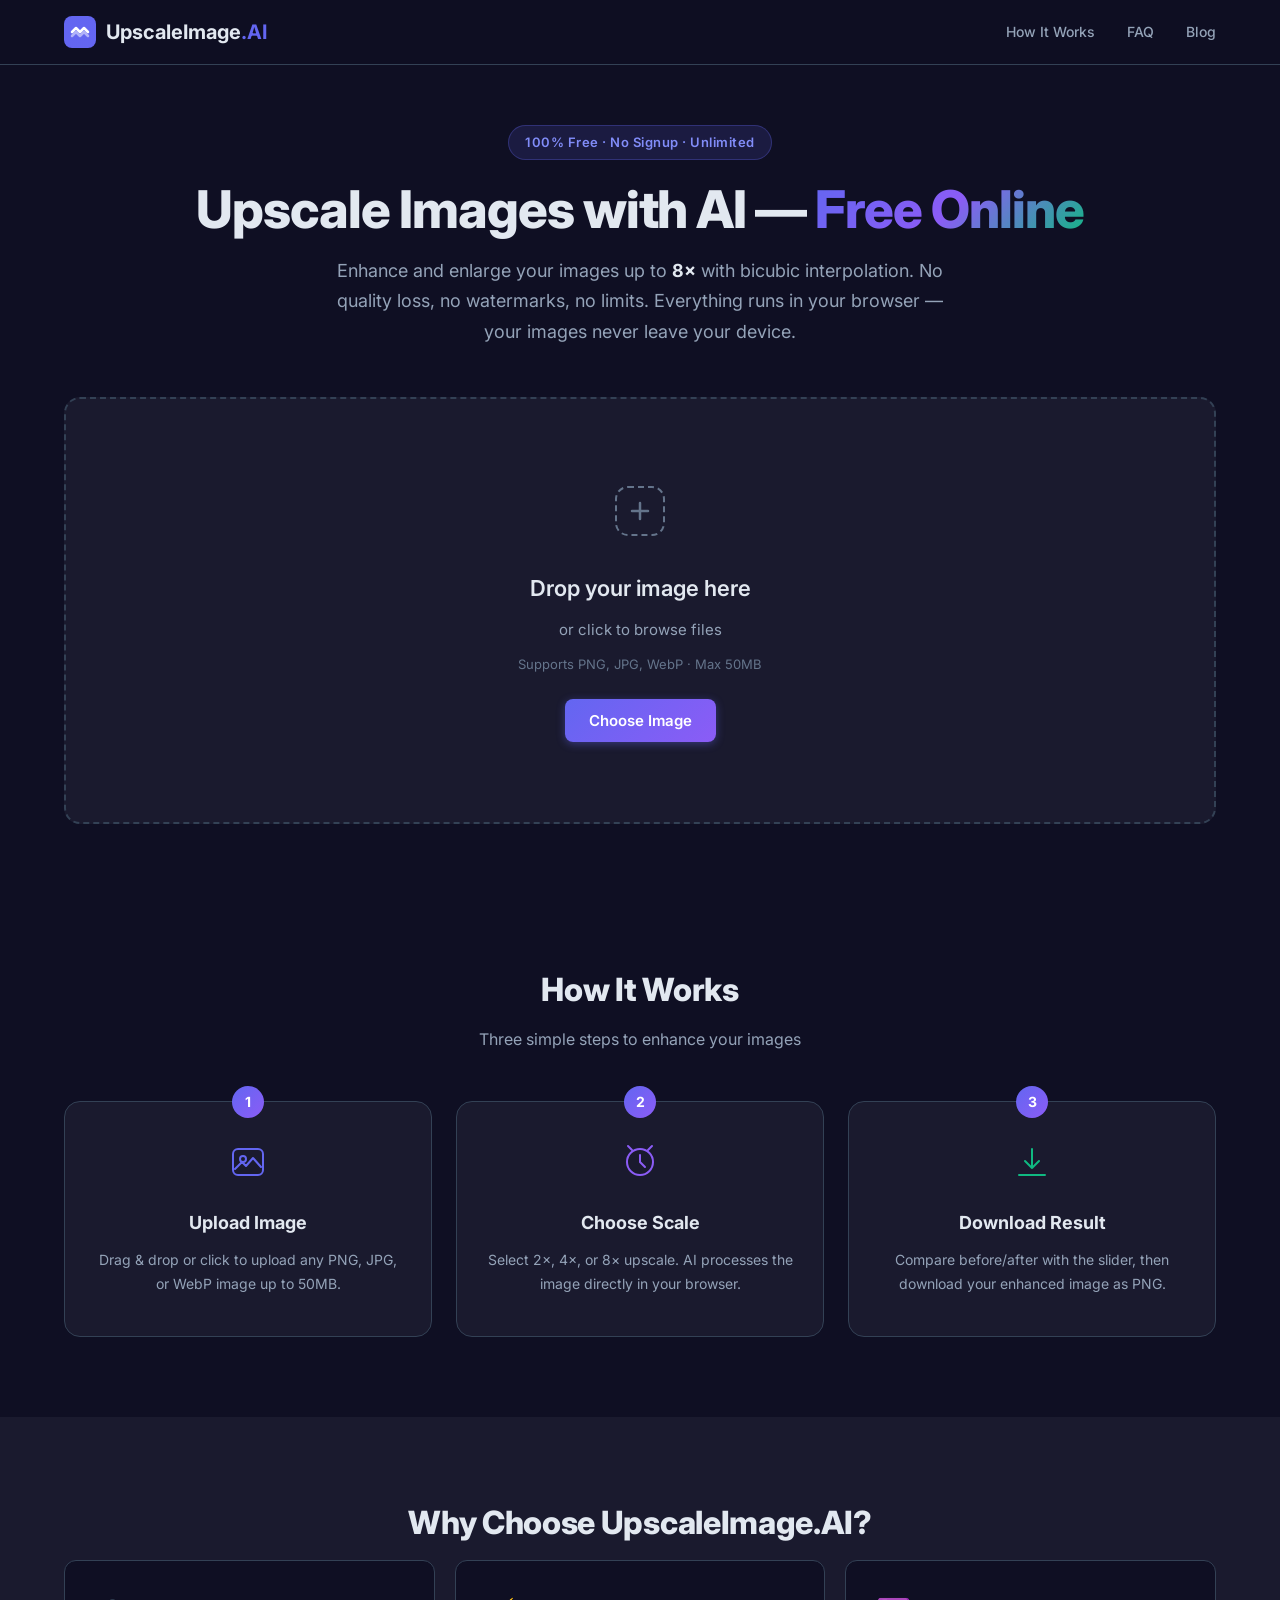
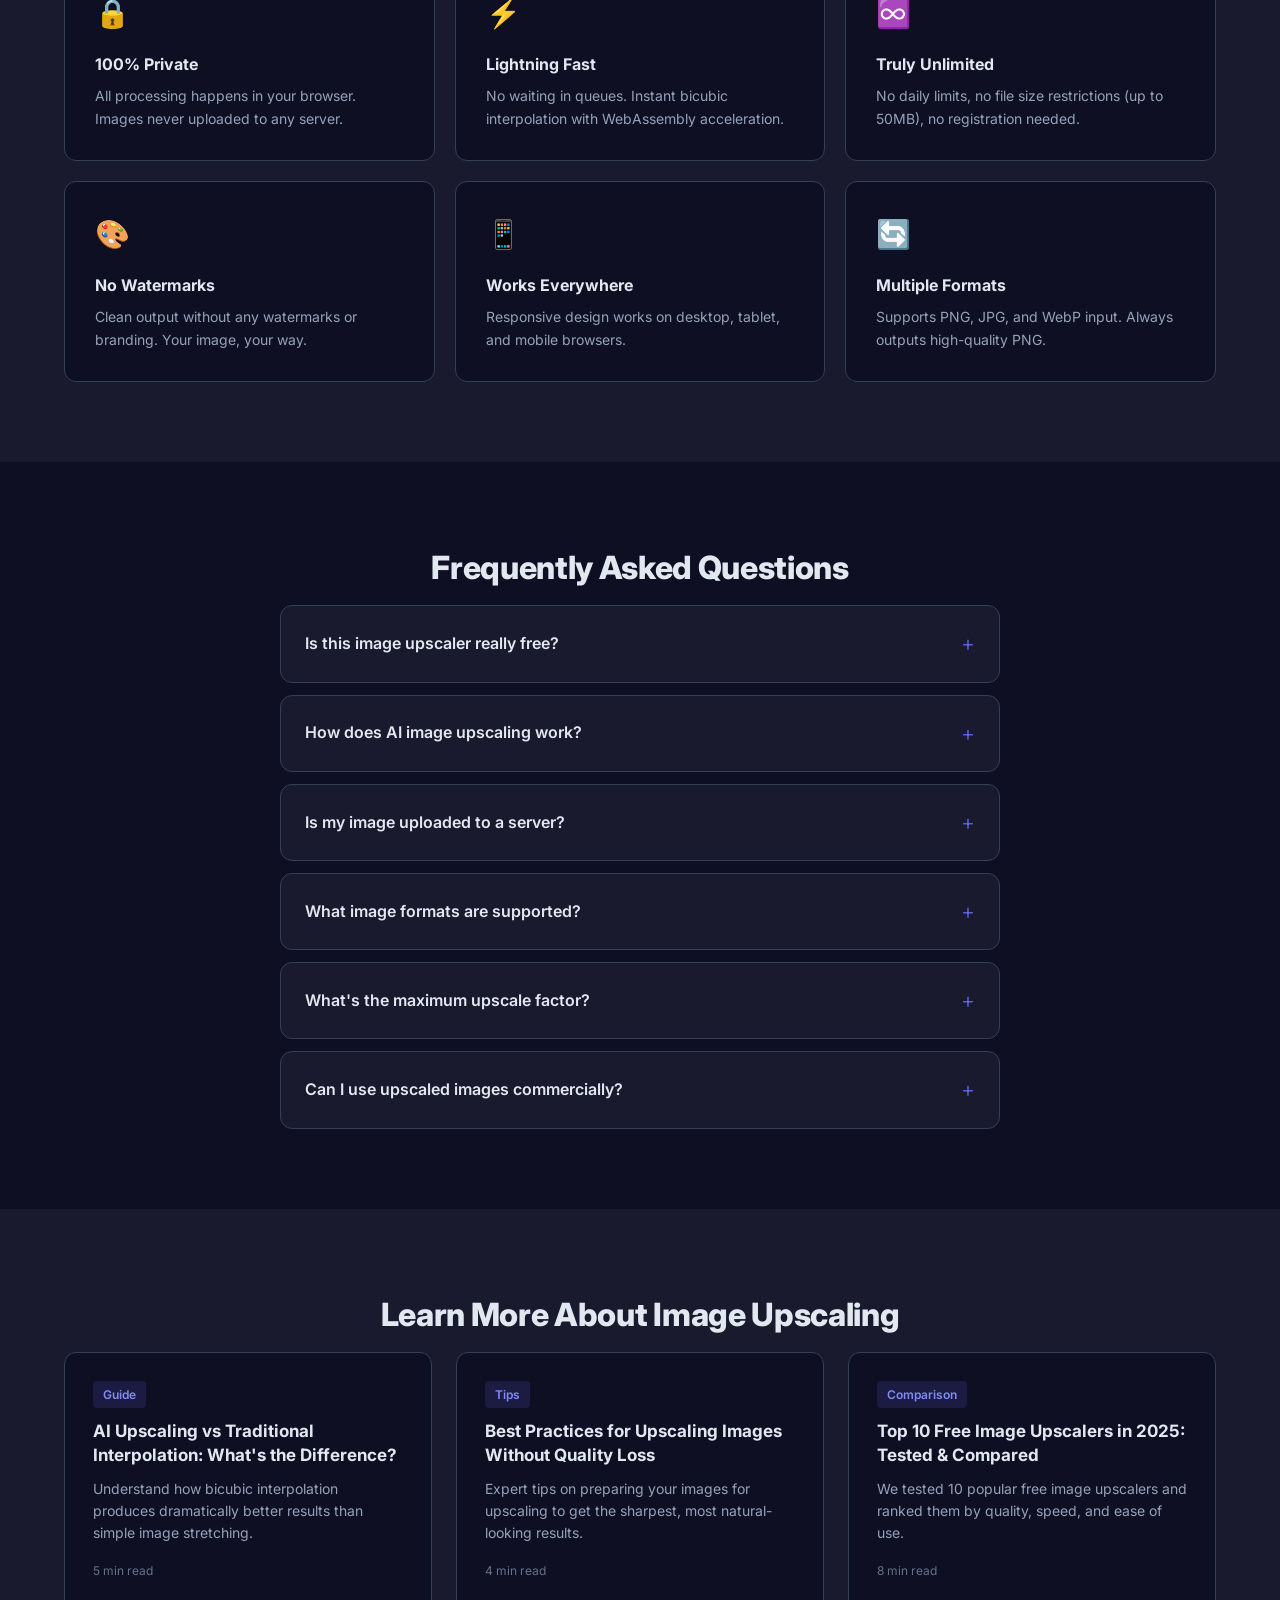
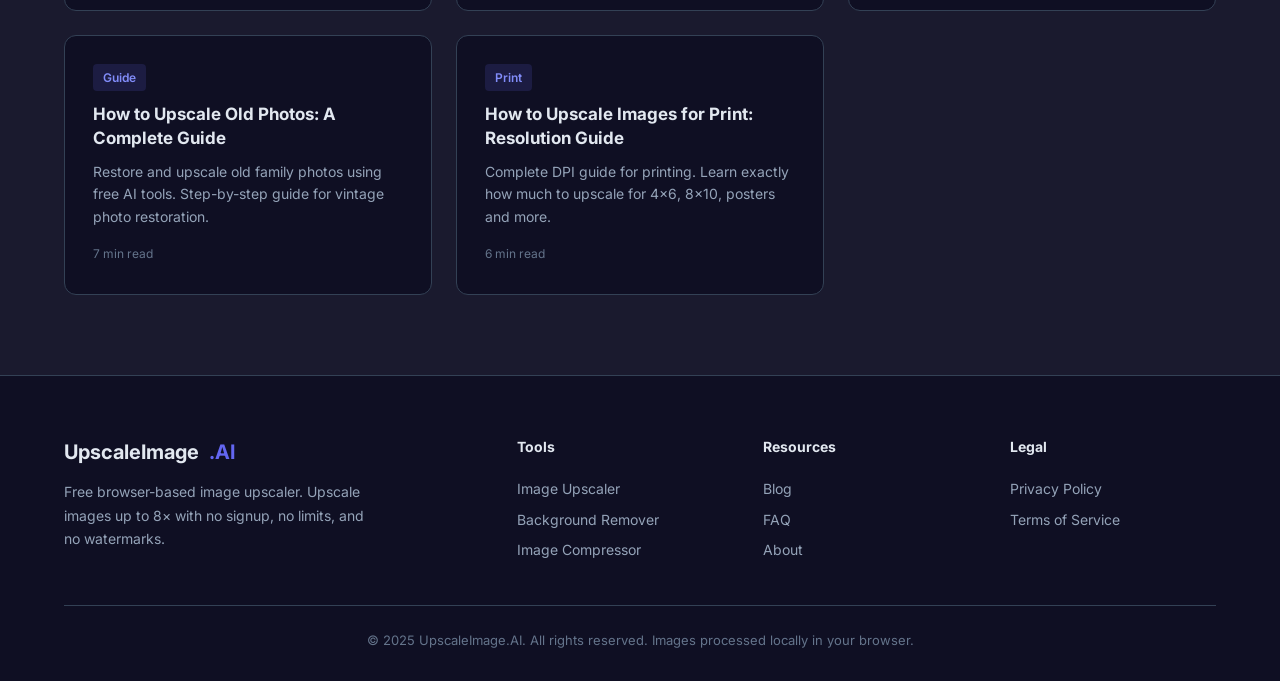
<file: index.html>
<!DOCTYPE html>
<html lang="en">
<head>
    <meta charset="UTF-8">
    <meta name="google-site-verification" content="jXR1_gKrdoCnbr19agA2q-d7QUDYHL_ct-81kZ8wDAI">
    <meta name="viewport" content="width=device-width, initial-scale=1.0">
    <title>UpscaleImage.AI — Free Image Upscaler Online | No Signup, Unlimited</title>
    <meta name="description" content="Upscale images up to 8x with advanced bicubic interpolation. 100% free, no signup required, unlimited use. Works in your browser — no upload to servers.">
    <meta name="keywords" content="image upscaler, image upscaler free, upscale image online, image enhancer, photo upscaler, free image upscaler no signup, ai image enhancer free">
    <meta name="robots" content="index, follow">
    <meta name="author" content="UpscaleImage.AI">
    <link rel="canonical" href="https://upscaleimage.xyz/">
    
    <!-- Open Graph -->
    <meta property="og:title" content="UpscaleImage.AI — Free Image Upscaler Online">
    <meta property="og:description" content="Upscale images up to 8x with AI. 100% free, no signup, unlimited use.">
    <meta property="og:type" content="website">
    <meta property="og:url" content="https://upscaleimage.xyz/">
    <meta property="og:image" content="https://upscaleimage.xyz/assets/og-image.png">
    
    <!-- Twitter -->
    <meta name="twitter:card" content="summary_large_image">
    <meta name="twitter:title" content="UpscaleImage.AI — Free Image Upscaler">
    <meta name="twitter:description" content="Upscale images up to 8x. Free, no signup, unlimited.">
    
    <!-- Structured Data -->
    <script type="application/ld+json">
    {
        "@context": "https://schema.org",
        "@type": "WebApplication",
        "name": "UpscaleImage.AI",
        "url": "https://upscaleimage.xyz/",
        "description": "Free browser-based image upscaler. Upscale images up to 8x without signup or limits.",
        "applicationCategory": "MultimediaApplication",
        "operatingSystem": "Web Browser",
        "offers": {
            "@type": "Offer",
            "price": "0",
            "priceCurrency": "USD"
        },
        "featureList": [
            "Browser-based image upscaling",
            "Up to 8x resolution increase",
            "No signup required",
            "Unlimited free use",
            "Client-side processing — no upload to servers",
            "Supports PNG, JPG, WebP"
        ]
    }
    </script>
    <script type="application/ld+json">
    {
        "@context": "https://schema.org",
        "@type": "FAQPage",
        "mainEntity": [
            {
                "@type": "Question",
                "name": "Is this image upscaler really free?",
                "acceptedAnswer": {
                    "@type": "Answer",
                    "text": "Yes, UpscaleImage.AI is 100% free with no signup, no watermarks, and no usage limits. All processing happens in your browser."
                }
            },
            {
                "@type": "Question",
                "name": "How does AI image upscaling work?",
                "acceptedAnswer": {
                    "@type": "Answer",
                    "text": "AI image upscaling uses deep learning algorithms to intelligently add detail when enlarging images, producing sharper results than traditional interpolation methods."
                }
            },
            {
                "@type": "Question",
                "name": "Is my image uploaded to a server?",
                "acceptedAnswer": {
                    "@type": "Answer",
                    "text": "No. All image processing happens locally in your browser using JavaScript. Your images never leave your device, ensuring complete privacy."
                }
            },
            {
                "@type": "Question",
                "name": "What image formats are supported?",
                "acceptedAnswer": {
                    "@type": "Answer",
                    "text": "We support PNG, JPG/JPEG, and WebP input formats. Output is always PNG for maximum quality."
                }
            }
        ]
    }
    </script>
    
    <!-- Preconnect -->
    <link rel="preconnect" href="https://fonts.googleapis.com">
    <link rel="preconnect" href="https://fonts.gstatic.com" crossorigin>
    <link href="https://fonts.googleapis.com/css2?family=Inter:wght@400;500;600;700;800&display=swap" rel="stylesheet">
    
    <!-- Favicon -->
    <link rel="icon" type="image/svg+xml" href="/assets/icons/favicon.svg">
    <link rel="apple-touch-icon" href="/assets/icons/apple-touch-icon.png">
    <link rel="manifest" href="/manifest.json">
    
    <!-- Google tag (gtag.js) - GA4 -->
    <script async src="https://www.googletagmanager.com/gtag/js?id=G-M3BFEZ2ZNS"></script>
    <script>
      window.dataLayer = window.dataLayer || [];
      function gtag(){dataLayer.push(arguments);}
      gtag('js', new Date());
      gtag('config', 'G-M3BFEZ2ZNS');
    </script>

    <!-- Styles -->
    <link rel="stylesheet" href="/assets/css/style.css">
</head>
<body>
    <!-- Header -->
    <header class="header">
        <nav class="nav container">
            <a href="/" class="logo">
                <svg class="logo-icon" width="32" height="32" viewBox="0 0 32 32" fill="none">
                    <rect width="32" height="32" rx="8" fill="url(#logo-grad)"/>
                    <path d="M8 16L12 12L16 16L20 12L24 16" stroke="white" stroke-width="2.5" stroke-linecap="round" stroke-linejoin="round"/>
                    <path d="M8 20L12 16L16 20L20 16L24 20" stroke="white" stroke-width="2.5" stroke-linecap="round" stroke-linejoin="round" opacity="0.5"/>
                    <defs>
                        <linearGradient id="logo-grad" x1="0" y1="0" x2="32" y2="32">
                            <stop stop-color="#6366f1"/>
                            <stop offset="1" stop-color="#8b5cf6"/>
                        </linearGradient>
                    </defs>
                </svg>
                <span>UpscaleImage<span class="logo-dot">.AI</span></span>
            </a>
            <div class="nav-links">
                <a href="#how-it-works">How It Works</a>
                <a href="#faq">FAQ</a>
                <a href="#blog">Blog</a>
            </div>
        </nav>
    </header>

    <!-- Hero -->
    <section class="hero">
        <div class="container">
            <div class="hero-badge">100% Free · No Signup · Unlimited</div>
            <h1 class="hero-title">Upscale Images with AI — <span class="gradient-text">Free Online</span></h1>
            <p class="hero-subtitle">Enhance and enlarge your images up to <strong>8×</strong> with bicubic interpolation. No quality loss, no watermarks, no limits. Everything runs in your browser — your images never leave your device.</p>
        </div>
    </section>

    <!-- Main Tool -->
    <main class="tool-section container" id="upload-section">
        <!-- Upload Area -->
        <div class="upload-area" id="dropZone">
            <div class="upload-content">
                <div class="upload-icon">
                    <svg width="64" height="64" viewBox="0 0 64 64" fill="none">
                        <rect x="8" y="8" width="48" height="48" rx="12" stroke="currentColor" stroke-width="2" stroke-dasharray="6 4"/>
                        <path d="M32 24V40M24 32H40" stroke="currentColor" stroke-width="2.5" stroke-linecap="round"/>
                    </svg>
                </div>
                <h2>Drop your image here</h2>
                <p>or click to browse files</p>
                <p class="upload-formats">Supports PNG, JPG, WebP · Max 50MB</p>
                <input type="file" id="fileInput" accept="image/png,image/jpeg,image/webp" hidden>
                <button class="btn btn-primary upload-btn" id="browseBtn">Choose Image</button>
            </div>
        </div>

        <!-- Editor Area (hidden until image loaded) -->
        <div class="editor-area hidden" id="editorArea">
            <!-- Controls Bar -->
            <div class="controls-bar">
                <div class="scale-controls">
                    <label>Scale:</label>
                    <div class="scale-buttons">
                        <button class="scale-btn active" data-scale="2">2×</button>
                        <button class="scale-btn" data-scale="4">4×</button>
                        <button class="scale-btn" data-scale="8">8×</button>
                    </div>
                </div>
                <div class="output-info" id="outputInfo">
                    <span class="original-size">Original: <strong id="origSize">—</strong></span>
                    <span class="arrow">→</span>
                    <span class="output-size">Output: <strong id="outSize">—</strong></span>
                </div>
                <div class="action-buttons">
                    <button class="btn btn-secondary" id="resetBtn">✕ New Image</button>
                    <button class="btn btn-primary" id="downloadBtn" disabled>
                        <svg width="18" height="18" viewBox="0 0 18 18" fill="none">
                            <path d="M9 3V12M9 12L5 8M9 12L13 8M3 15H15" stroke="currentColor" stroke-width="1.5" stroke-linecap="round" stroke-linejoin="round"/>
                        </svg>
                        Download PNG
                    </button>
                </div>
            </div>

            <!-- Comparison View -->
            <div class="comparison-container" id="comparisonContainer">
                <div class="comparison-wrapper">
                    <div class="comparison-before" id="compBefore">
                        <canvas id="canvasOriginal"></canvas>
                        <div class="comparison-label">Original</div>
                    </div>
                    <div class="comparison-after" id="compAfter">
                        <canvas id="canvasUpscaled"></canvas>
                        <div class="comparison-label">Upscaled</div>
                    </div>
                    <div class="comparison-slider" id="compSlider">
                        <div class="slider-line"></div>
                        <div class="slider-handle">
                            <svg width="24" height="24" viewBox="0 0 24 24" fill="none">
                                <path d="M8 12L4 8M4 8L8 4M4 8H20M20 8L16 12M16 12L20 16" stroke="white" stroke-width="2" stroke-linecap="round" stroke-linejoin="round"/>
                            </svg>
                        </div>
                    </div>
                </div>
                <p class="comparison-hint">← Drag to compare →</p>
            </div>

            <!-- Processing indicator -->
            <div class="processing hidden" id="processing">
                <div class="processing-spinner"></div>
                <p>Upscaling your image with AI…</p>
                <div class="progress-bar">
                    <div class="progress-fill" id="progressFill"></div>
                </div>
                <p class="progress-text" id="progressText">0%</p>
            </div>
        </div>
    </main>

    <!-- How It Works -->
    <section class="how-it-works" id="how-it-works">
        <div class="container">
            <h2 class="section-title">How It Works</h2>
            <p class="section-subtitle">Three simple steps to enhance your images</p>
            <div class="steps-grid">
                <div class="step-card">
                    <div class="step-number">1</div>
                    <div class="step-icon">
                        <svg width="40" height="40" viewBox="0 0 40 40" fill="none">
                            <path d="M5 12C5 9.23858 7.23858 7 10 7H30C32.7614 7 35 9.23858 35 12V28C35 30.7614 32.7614 33 30 33H10C7.23858 33 5 30.7614 5 28V12Z" stroke="#6366f1" stroke-width="2"/>
                            <circle cx="15" cy="17" r="3" stroke="#6366f1" stroke-width="2"/>
                            <path d="M7 27L14 20L18 24L25 16L33 25" stroke="#6366f1" stroke-width="2" stroke-linecap="round" stroke-linejoin="round"/>
                        </svg>
                    </div>
                    <h3>Upload Image</h3>
                    <p>Drag & drop or click to upload any PNG, JPG, or WebP image up to 50MB.</p>
                </div>
                <div class="step-card">
                    <div class="step-number">2</div>
                    <div class="step-icon">
                        <svg width="40" height="40" viewBox="0 0 40 40" fill="none">
                            <circle cx="20" cy="20" r="13" stroke="#8b5cf6" stroke-width="2"/>
                            <path d="M20 13V20L25 25" stroke="#8b5cf6" stroke-width="2" stroke-linecap="round"/>
                            <path d="M12 8L8 4M28 8L32 4" stroke="#8b5cf6" stroke-width="2" stroke-linecap="round"/>
                        </svg>
                    </div>
                    <h3>Choose Scale</h3>
                    <p>Select 2×, 4×, or 8× upscale. AI processes the image directly in your browser.</p>
                </div>
                <div class="step-card">
                    <div class="step-number">3</div>
                    <div class="step-icon">
                        <svg width="40" height="40" viewBox="0 0 40 40" fill="none">
                            <path d="M20 7V26M20 26L13 19M20 26L27 19M7 33H33" stroke="#10b981" stroke-width="2" stroke-linecap="round" stroke-linejoin="round"/>
                        </svg>
                    </div>
                    <h3>Download Result</h3>
                    <p>Compare before/after with the slider, then download your enhanced image as PNG.</p>
                </div>
            </div>
        </div>
    </section>

    <!-- Features -->
    <section class="features" id="features">
        <div class="container">
            <h2 class="section-title">Why Choose UpscaleImage.AI?</h2>
            <div class="features-grid">
                <div class="feature-card">
                    <div class="feature-icon">🔒</div>
                    <h3>100% Private</h3>
                    <p>All processing happens in your browser. Images never uploaded to any server.</p>
                </div>
                <div class="feature-card">
                    <div class="feature-icon">⚡</div>
                    <h3>Lightning Fast</h3>
                    <p>No waiting in queues. Instant bicubic interpolation with WebAssembly acceleration.</p>
                </div>
                <div class="feature-card">
                    <div class="feature-icon">♾️</div>
                    <h3>Truly Unlimited</h3>
                    <p>No daily limits, no file size restrictions (up to 50MB), no registration needed.</p>
                </div>
                <div class="feature-card">
                    <div class="feature-icon">🎨</div>
                    <h3>No Watermarks</h3>
                    <p>Clean output without any watermarks or branding. Your image, your way.</p>
                </div>
                <div class="feature-card">
                    <div class="feature-icon">📱</div>
                    <h3>Works Everywhere</h3>
                    <p>Responsive design works on desktop, tablet, and mobile browsers.</p>
                </div>
                <div class="feature-card">
                    <div class="feature-icon">🔄</div>
                    <h3>Multiple Formats</h3>
                    <p>Supports PNG, JPG, and WebP input. Always outputs high-quality PNG.</p>
                </div>
            </div>
        </div>
    </section>

    <!-- FAQ -->
    <section class="faq" id="faq">
        <div class="container">
            <h2 class="section-title">Frequently Asked Questions</h2>
            <div class="faq-list">
                <details class="faq-item">
                    <summary>Is this image upscaler really free?</summary>
                    <p>Yes! UpscaleImage.AI is 100% free with no signup, no watermarks, and no usage limits. All processing happens in your browser using JavaScript, so we have zero server costs to pass on to you.</p>
                </details>
                <details class="faq-item">
                    <summary>How does AI image upscaling work?</summary>
                    <p>AI image upscaling uses deep learning algorithms to intelligently add detail when enlarging images. Unlike simple stretching that makes images blurry, AI upscalers analyze patterns and textures to produce sharp, natural-looking results at higher resolutions.</p>
                </details>
                <details class="faq-item">
                    <summary>Is my image uploaded to a server?</summary>
                    <p>No. All image processing happens locally in your browser using Canvas API and JavaScript. Your images never leave your device, ensuring complete privacy. This is why we can offer unlimited free use.</p>
                </details>
                <details class="faq-item">
                    <summary>What image formats are supported?</summary>
                    <p>We support PNG, JPG/JPEG, and WebP input formats. Output is always PNG for maximum quality preservation. Maximum file size is 50MB.</p>
                </details>
                <details class="faq-item">
                    <summary>What's the maximum upscale factor?</summary>
                    <p>You can upscale images up to 8× in each dimension. A 500×500 image at 8× becomes 4000×4000 pixels. For best results on photos, we recommend 2× or 4× upscaling.</p>
                </details>
                <details class="faq-item">
                    <summary>Can I use upscaled images commercially?</summary>
                    <p>Absolutely. You own all rights to your images and their upscaled versions. Use them however you like — personal projects, commercial work, social media, print, etc.</p>
                </details>
            </div>
        </div>
    </section>

    <!-- Blog Teaser -->
    <section class="blog-section" id="blog">
        <div class="container">
            <h2 class="section-title">Learn More About Image Upscaling</h2>
            <div class="blog-grid">
                <article class="blog-card">
                    <div class="blog-tag">Guide</div>
                    <h3><a href="/blog/ai-upscaling-vs-traditional.html">AI Upscaling vs Traditional Interpolation: What's the Difference?</a></h3>
                    <p>Understand how bicubic interpolation produces dramatically better results than simple image stretching.</p>
                    <time>5 min read</time>
                </article>
                <article class="blog-card">
                    <div class="blog-tag">Tips</div>
                    <h3><a href="/blog/best-practices-upscaling.html">Best Practices for Upscaling Images Without Quality Loss</a></h3>
                    <p>Expert tips on preparing your images for upscaling to get the sharpest, most natural-looking results.</p>
                    <time>4 min read</time>
                </article>
                <article class="blog-card">
                    <div class="blog-tag">Comparison</div>
                    <h3><a href="/blog/top-free-image-upscalers-2025.html">Top 10 Free Image Upscalers in 2025: Tested & Compared</a></h3>
                    <p>We tested 10 popular free image upscalers and ranked them by quality, speed, and ease of use.</p>
                    <time>8 min read</time>
                </article>
                <article class="blog-card">
                    <div class="blog-tag">Guide</div>
                    <h3><a href="/blog/upscale-old-photos-guide.html">How to Upscale Old Photos: A Complete Guide</a></h3>
                    <p>Restore and upscale old family photos using free AI tools. Step-by-step guide for vintage photo restoration.</p>
                    <time>7 min read</time>
                </article>
                <article class="blog-card">
                    <div class="blog-tag">Print</div>
                    <h3><a href="/blog/upscale-images-for-print.html">How to Upscale Images for Print: Resolution Guide</a></h3>
                    <p>Complete DPI guide for printing. Learn exactly how much to upscale for 4×6, 8×10, posters and more.</p>
                    <time>6 min read</time>
                </article>
            </div>
        </div>
    </section>

    <!-- Footer -->
    <footer class="footer">
        <div class="container">
            <div class="footer-grid">
                <div class="footer-brand">
                    <a href="/" class="logo">UpscaleImage<span class="logo-dot">.AI</span></a>
                    <p>Free browser-based image upscaler. Upscale images up to 8× with no signup, no limits, and no watermarks.</p>
                </div>
                <div class="footer-links">
                    <h4>Tools</h4>
                    <a href="/">Image Upscaler</a>
                    <a href="/tools/background-remover.html">Background Remover</a>
                    <a href="/tools/image-compressor.html">Image Compressor</a>
                </div>
                <div class="footer-links">
                    <h4>Resources</h4>
                    <a href="/blog/">Blog</a>
                    <a href="#faq">FAQ</a>
                    <a href="/about.html">About</a>
                </div>
                <div class="footer-links">
                    <h4>Legal</h4>
                    <a href="/privacy.html">Privacy Policy</a>
                    <a href="/terms.html">Terms of Service</a>
                </div>
            </div>
            <div class="footer-bottom">
                <p>© 2025 UpscaleImage.AI. All rights reserved. Images processed locally in your browser.</p>
            </div>
        </div>
    </footer>

    <script src="/assets/js/upscaler.js"></script>
    <script src="/assets/js/app.js"></script>
</body>
</html>
</file>
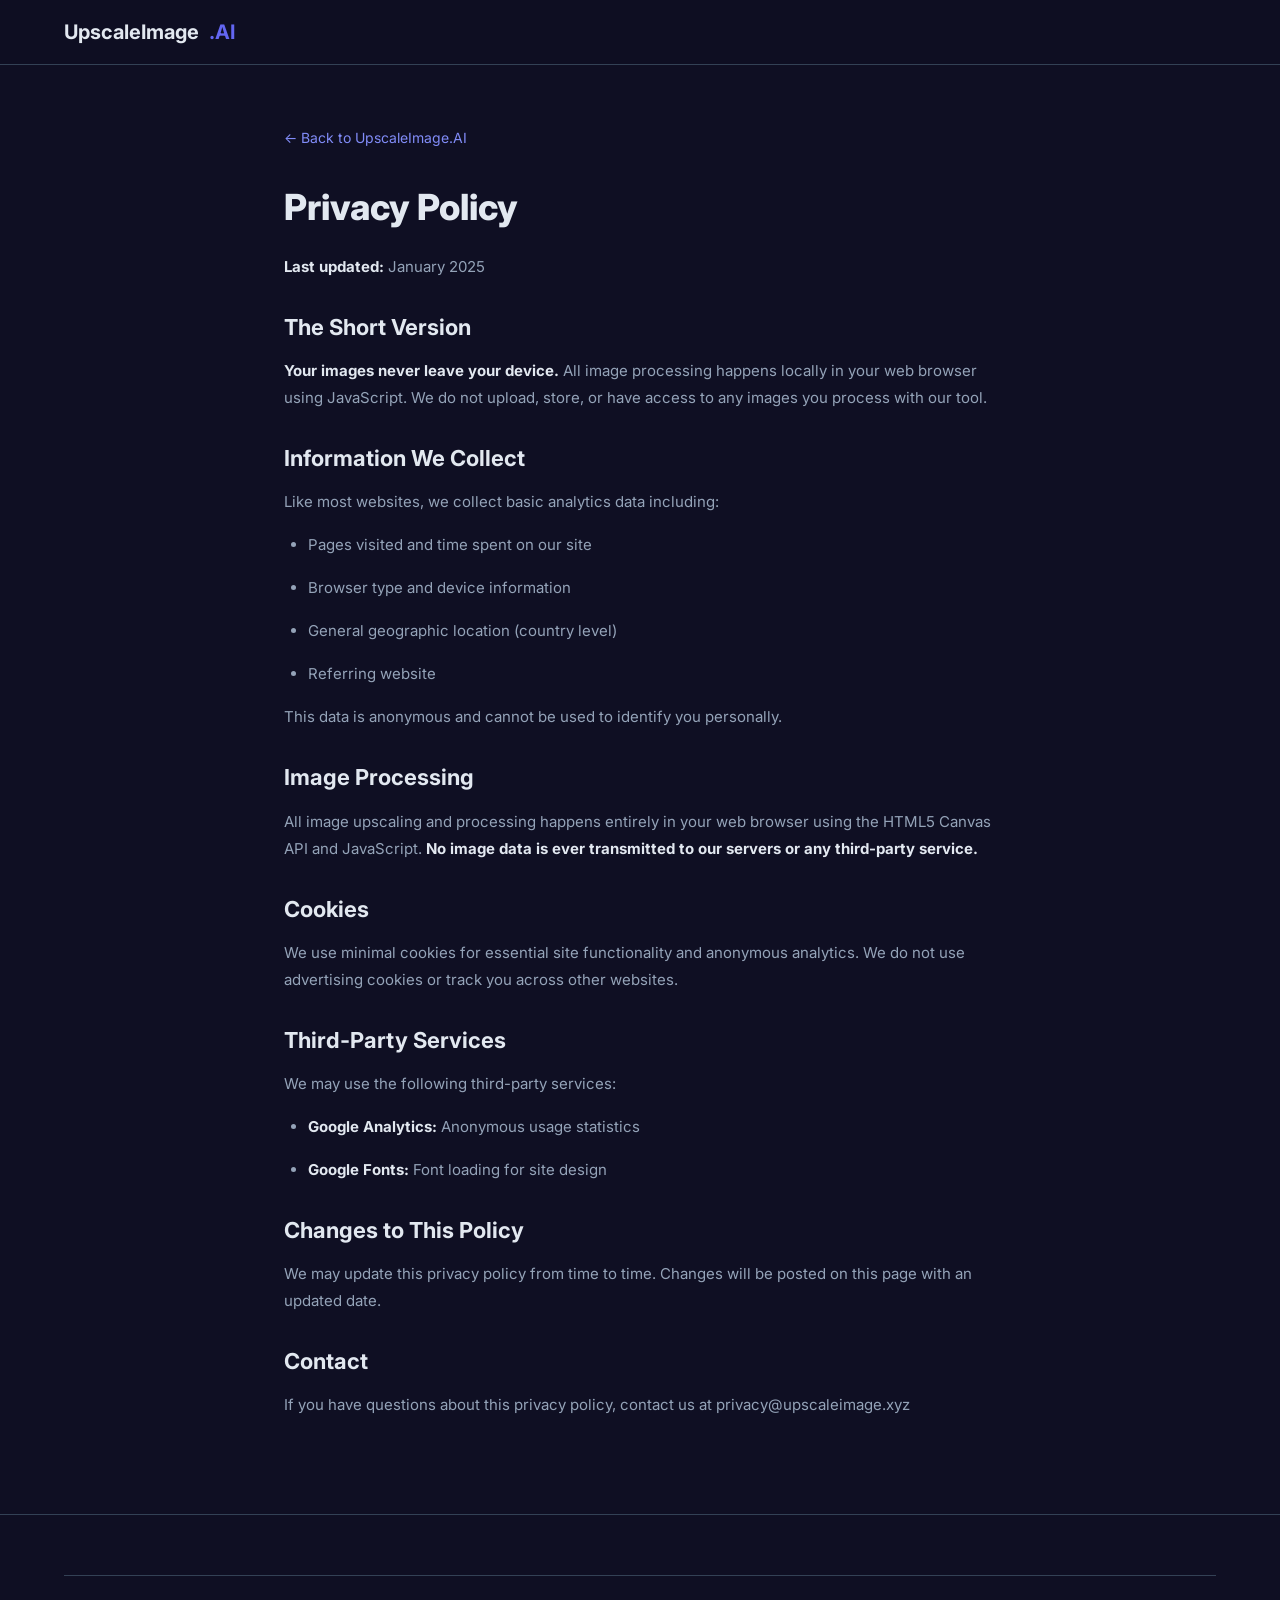
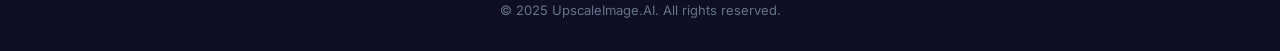
<file: privacy.html>
<!DOCTYPE html>
<html lang="en">
<head>
    <meta charset="UTF-8">
    <meta name="google-site-verification" content="jXR1_gKrdoCnbr19agA2q-d7QUDYHL_ct-81kZ8wDAI">
    <!-- Google tag (gtag.js) - GA4 -->
    <script async src="https://www.googletagmanager.com/gtag/js?id=G-M3BFEZ2ZNS"></script>
    <script>
      window.dataLayer = window.dataLayer || [];
      function gtag(){dataLayer.push(arguments);}
      gtag('js', new Date());
      gtag('config', 'G-M3BFEZ2ZNS');
    </script>
    <meta name="viewport" content="width=device-width, initial-scale=1.0">
    <title>Privacy Policy | UpscaleImage.AI</title>
    <meta name="description" content="UpscaleImage.AI privacy policy. Learn how we protect your privacy — all image processing happens in your browser, nothing is uploaded to our servers.">
    <link rel="canonical" href="https://upscaleimage.xyz/privacy.html">
    <link rel="preconnect" href="https://fonts.googleapis.com">
    <link href="https://fonts.googleapis.com/css2?family=Inter:wght@400;500;600;700;800&display=swap" rel="stylesheet">
    <link rel="icon" type="image/svg+xml" href="/assets/icons/favicon.svg">
    <link rel="stylesheet" href="/assets/css/style.css">
    <style>
        .legal-page { max-width: 760px; margin: 0 auto; padding: 60px 24px 80px; }
        .legal-page h1 { font-size: 36px; font-weight: 800; margin-bottom: 16px; }
        .legal-page h2 { font-size: 22px; font-weight: 700; margin: 30px 0 12px; }
        .legal-page p, .legal-page li { color: var(--text-secondary); font-size: 15px; line-height: 1.8; margin-bottom: 16px; }
        .legal-page ul { margin-left: 24px; }
        .legal-page strong { color: var(--text); }
        .back-link { display: inline-block; color: var(--primary-light); font-size: 14px; margin-bottom: 30px; }
    </style>
</head>
<body>
    <header class="header">
        <nav class="nav container">
            <a href="/" class="logo">UpscaleImage<span class="logo-dot">.AI</span></a>
        </nav>
    </header>
    <div class="legal-page">
        <a href="/" class="back-link">← Back to UpscaleImage.AI</a>
        <h1>Privacy Policy</h1>
        <p><strong>Last updated:</strong> January 2025</p>

        <h2>The Short Version</h2>
        <p><strong>Your images never leave your device.</strong> All image processing happens locally in your web browser using JavaScript. We do not upload, store, or have access to any images you process with our tool.</p>

        <h2>Information We Collect</h2>
        <p>Like most websites, we collect basic analytics data including:</p>
        <ul>
            <li>Pages visited and time spent on our site</li>
            <li>Browser type and device information</li>
            <li>General geographic location (country level)</li>
            <li>Referring website</li>
        </ul>
        <p>This data is anonymous and cannot be used to identify you personally.</p>

        <h2>Image Processing</h2>
        <p>All image upscaling and processing happens entirely in your web browser using the HTML5 Canvas API and JavaScript. <strong>No image data is ever transmitted to our servers or any third-party service.</strong></p>

        <h2>Cookies</h2>
        <p>We use minimal cookies for essential site functionality and anonymous analytics. We do not use advertising cookies or track you across other websites.</p>

        <h2>Third-Party Services</h2>
        <p>We may use the following third-party services:</p>
        <ul>
            <li><strong>Google Analytics:</strong> Anonymous usage statistics</li>
            <li><strong>Google Fonts:</strong> Font loading for site design</li>
        </ul>

        <h2>Changes to This Policy</h2>
        <p>We may update this privacy policy from time to time. Changes will be posted on this page with an updated date.</p>

        <h2>Contact</h2>
        <p>If you have questions about this privacy policy, contact us at privacy@upscaleimage.xyz</p>
    </div>
    <footer class="footer">
        <div class="container">
            <div class="footer-bottom"><p>© 2025 UpscaleImage.AI. All rights reserved.</p></div>
        </div>
    </footer>
</body>
</html>
</file>
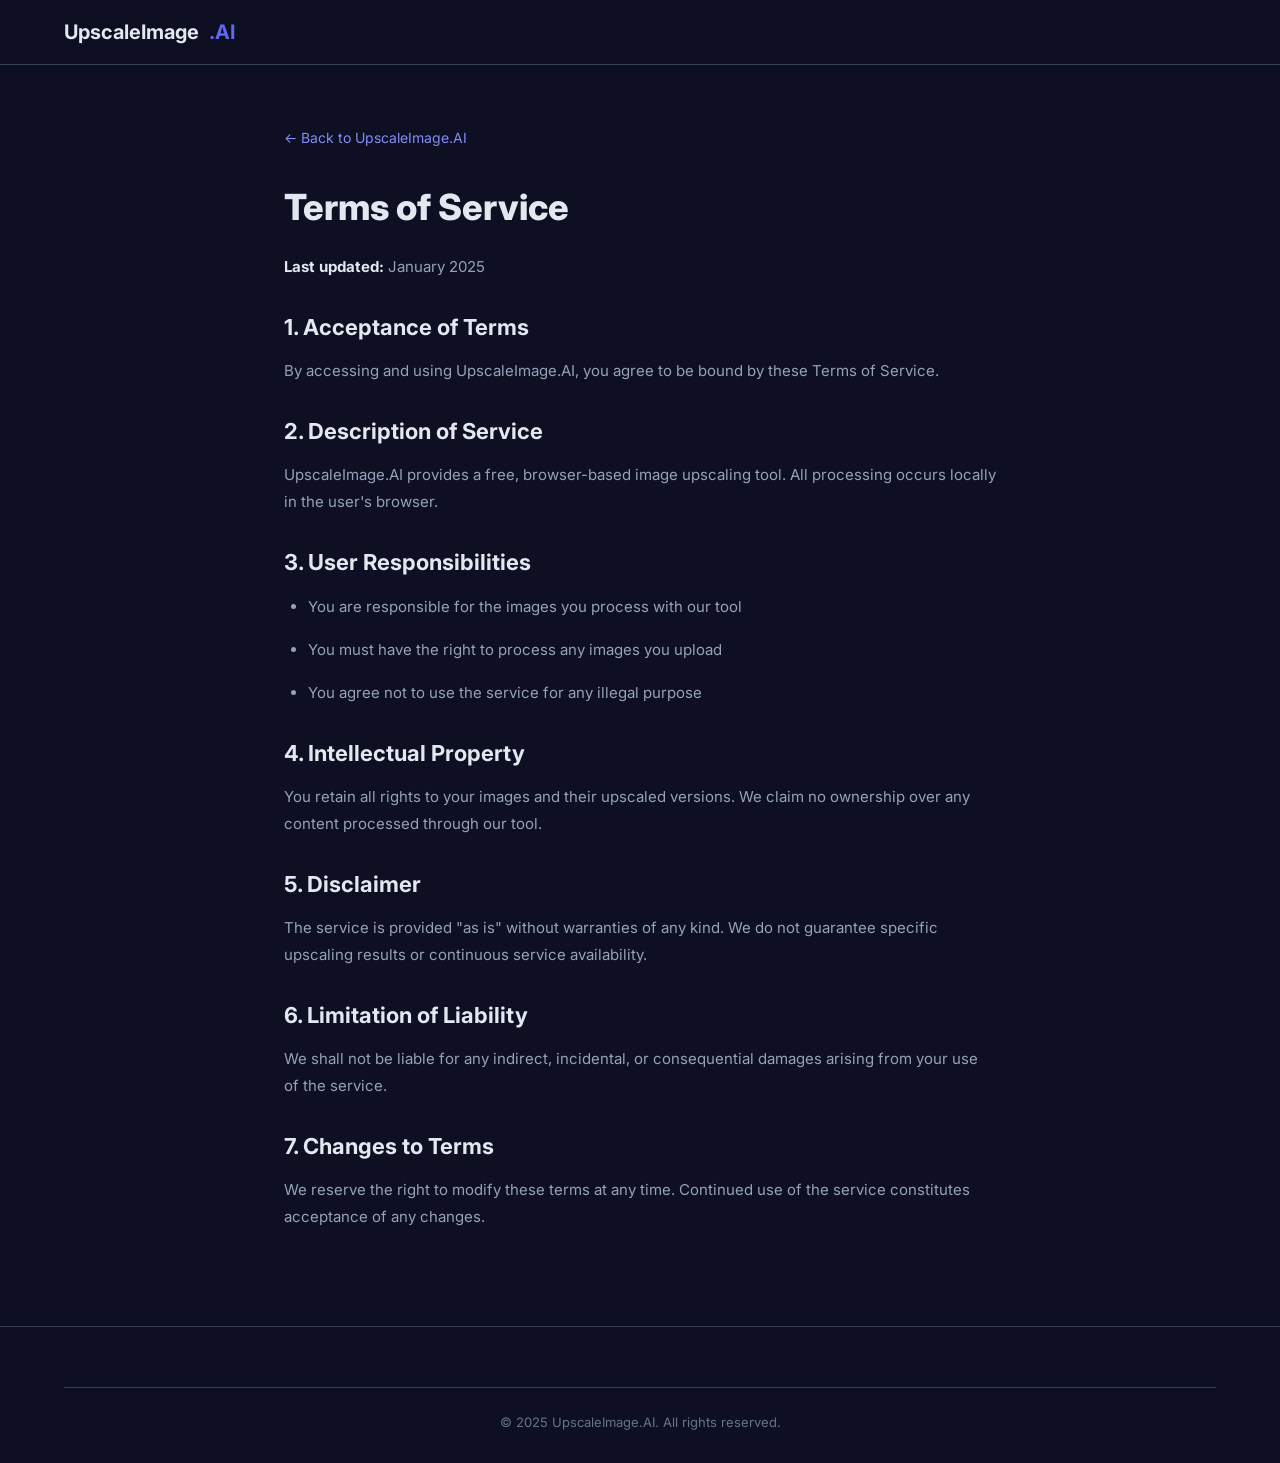
<file: terms.html>
<!DOCTYPE html>
<html lang="en">
<head>
    <meta charset="UTF-8">
    <meta name="google-site-verification" content="jXR1_gKrdoCnbr19agA2q-d7QUDYHL_ct-81kZ8wDAI">
    <!-- Google tag (gtag.js) - GA4 -->
    <script async src="https://www.googletagmanager.com/gtag/js?id=G-M3BFEZ2ZNS"></script>
    <script>
      window.dataLayer = window.dataLayer || [];
      function gtag(){dataLayer.push(arguments);}
      gtag('js', new Date());
      gtag('config', 'G-M3BFEZ2ZNS');
    </script>
    <meta name="viewport" content="width=device-width, initial-scale=1.0">
    <title>Terms of Service | UpscaleImage.AI</title>
    <meta name="description" content="UpscaleImage.AI terms of service. Read our terms for using the free image upscaler tool.">
    <link rel="canonical" href="https://upscaleimage.xyz/terms.html">
    <link rel="preconnect" href="https://fonts.googleapis.com">
    <link href="https://fonts.googleapis.com/css2?family=Inter:wght@400;500;600;700;800&display=swap" rel="stylesheet">
    <link rel="icon" type="image/svg+xml" href="/assets/icons/favicon.svg">
    <link rel="stylesheet" href="/assets/css/style.css">
    <style>
        .legal-page { max-width: 760px; margin: 0 auto; padding: 60px 24px 80px; }
        .legal-page h1 { font-size: 36px; font-weight: 800; margin-bottom: 16px; }
        .legal-page h2 { font-size: 22px; font-weight: 700; margin: 30px 0 12px; }
        .legal-page p, .legal-page li { color: var(--text-secondary); font-size: 15px; line-height: 1.8; margin-bottom: 16px; }
        .legal-page ul { margin-left: 24px; }
        .legal-page strong { color: var(--text); }
        .back-link { display: inline-block; color: var(--primary-light); font-size: 14px; margin-bottom: 30px; }
    </style>
</head>
<body>
    <header class="header">
        <nav class="nav container">
            <a href="/" class="logo">UpscaleImage<span class="logo-dot">.AI</span></a>
        </nav>
    </header>
    <div class="legal-page">
        <a href="/" class="back-link">← Back to UpscaleImage.AI</a>
        <h1>Terms of Service</h1>
        <p><strong>Last updated:</strong> January 2025</p>

        <h2>1. Acceptance of Terms</h2>
        <p>By accessing and using UpscaleImage.AI, you agree to be bound by these Terms of Service.</p>

        <h2>2. Description of Service</h2>
        <p>UpscaleImage.AI provides a free, browser-based image upscaling tool. All processing occurs locally in the user's browser.</p>

        <h2>3. User Responsibilities</h2>
        <ul>
            <li>You are responsible for the images you process with our tool</li>
            <li>You must have the right to process any images you upload</li>
            <li>You agree not to use the service for any illegal purpose</li>
        </ul>

        <h2>4. Intellectual Property</h2>
        <p>You retain all rights to your images and their upscaled versions. We claim no ownership over any content processed through our tool.</p>

        <h2>5. Disclaimer</h2>
        <p>The service is provided "as is" without warranties of any kind. We do not guarantee specific upscaling results or continuous service availability.</p>

        <h2>6. Limitation of Liability</h2>
        <p>We shall not be liable for any indirect, incidental, or consequential damages arising from your use of the service.</p>

        <h2>7. Changes to Terms</h2>
        <p>We reserve the right to modify these terms at any time. Continued use of the service constitutes acceptance of any changes.</p>
    </div>
    <footer class="footer">
        <div class="container">
            <div class="footer-bottom"><p>© 2025 UpscaleImage.AI. All rights reserved.</p></div>
        </div>
    </footer>
</body>
</html>
</file>
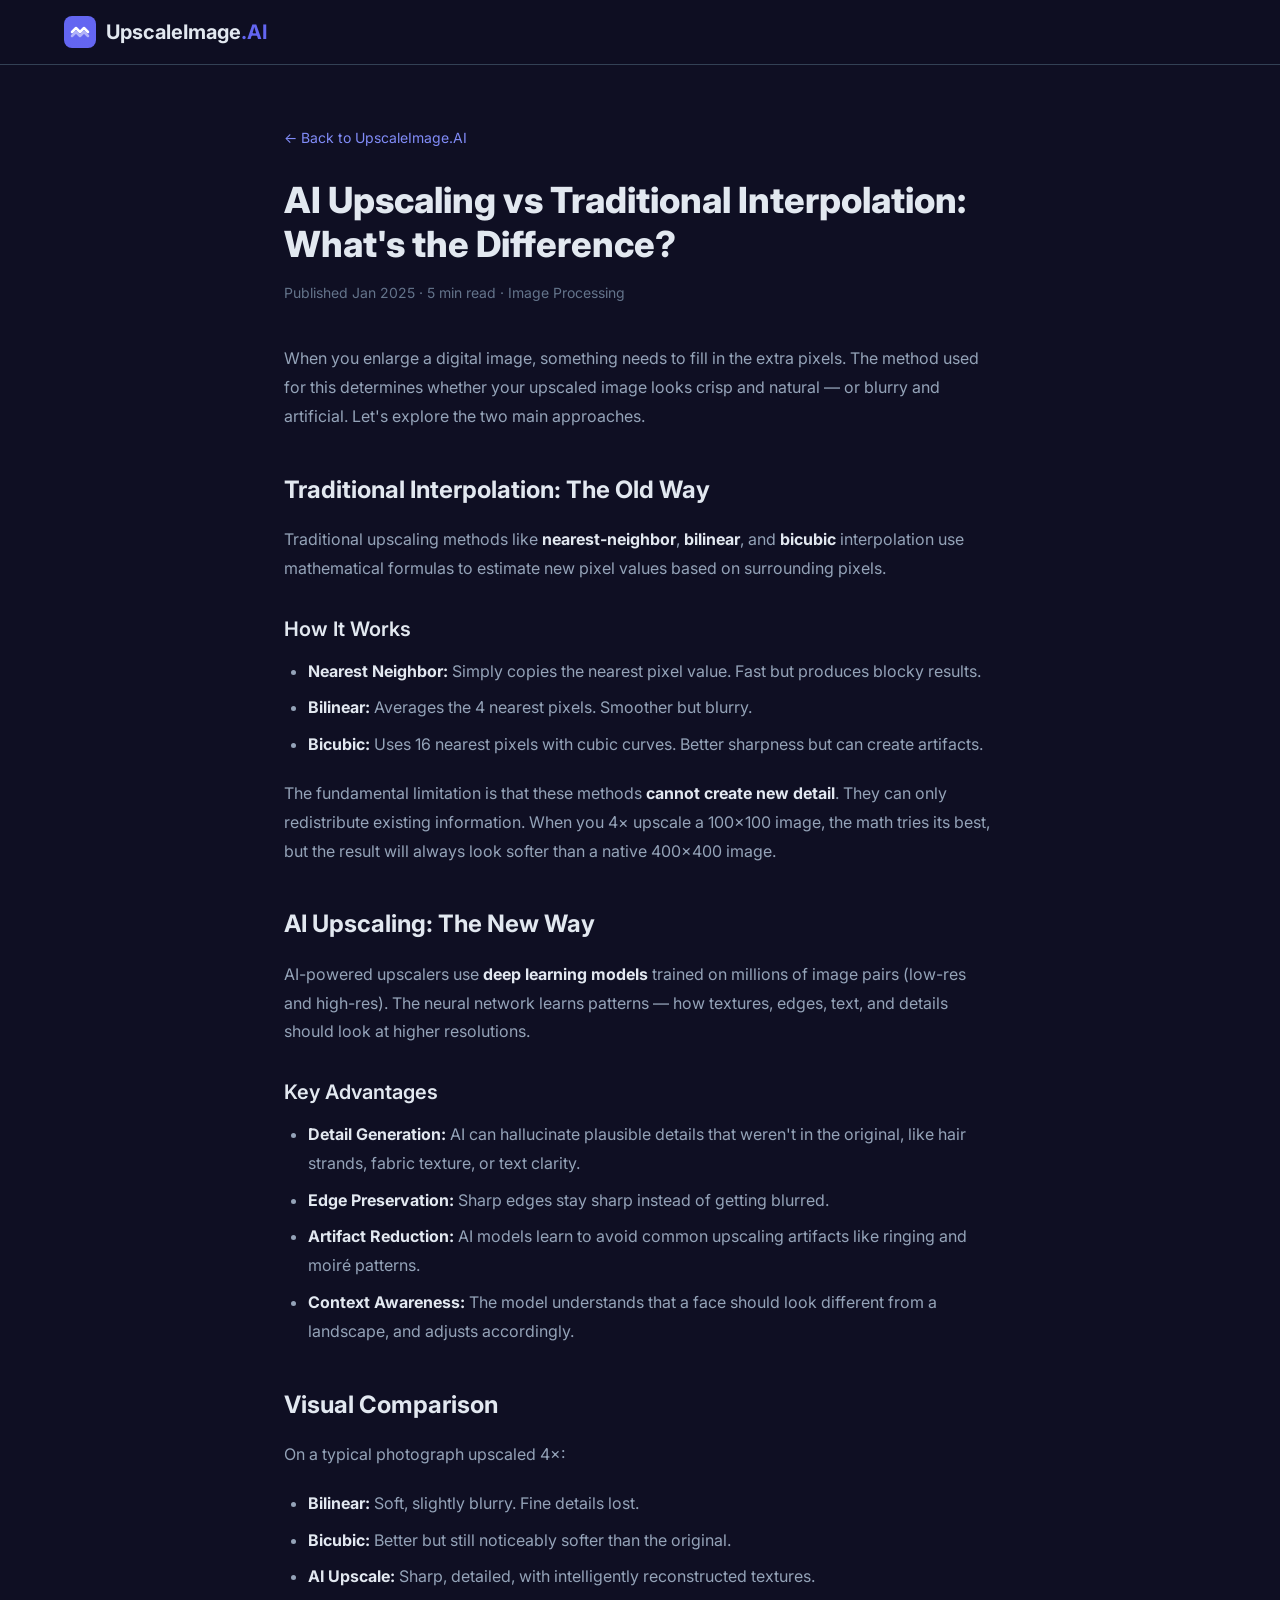
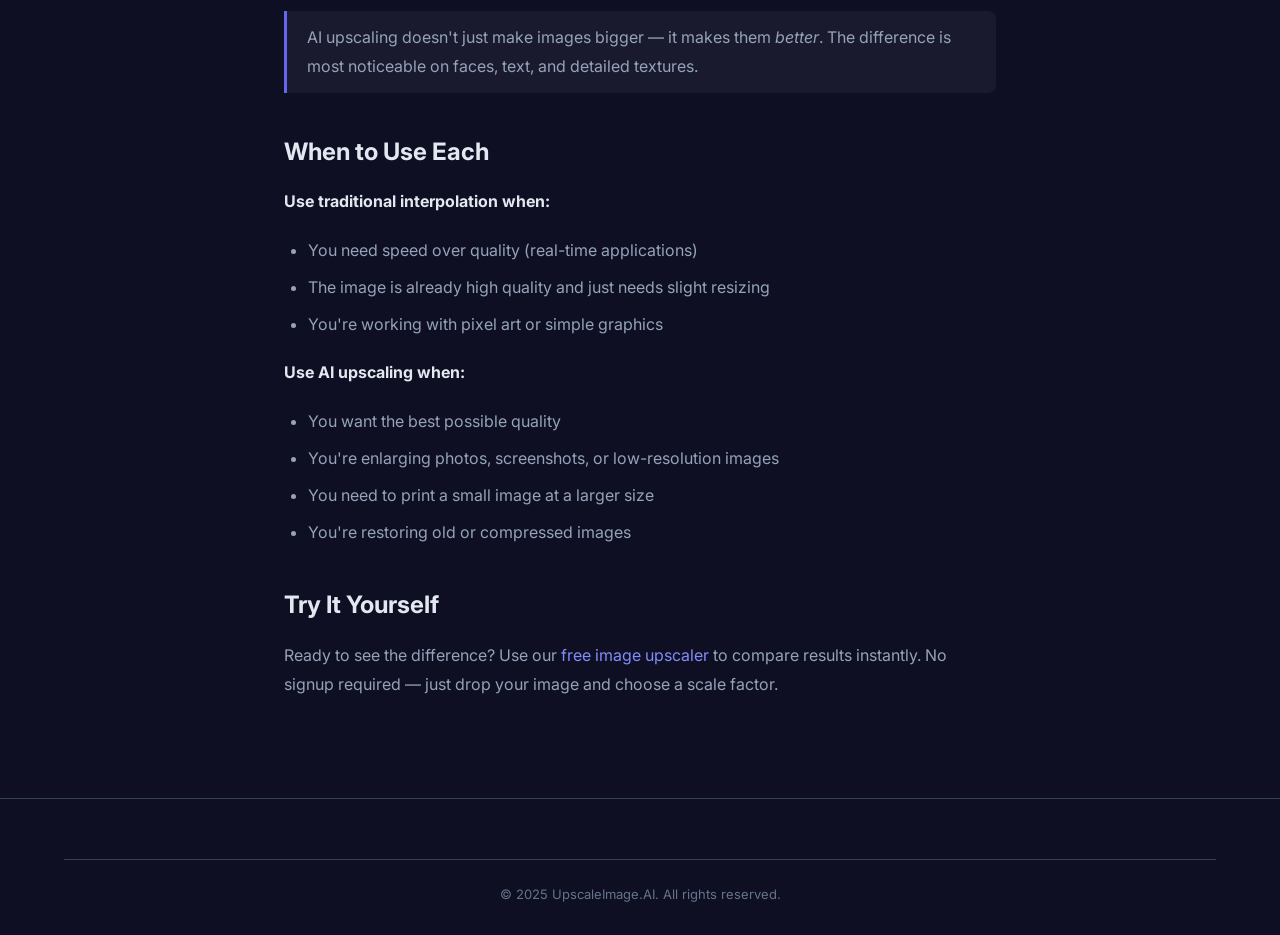
<file: blog/ai-upscaling-vs-traditional.html>
<!DOCTYPE html>
<html lang="en">
<head>
    <meta charset="UTF-8">
    <meta name="google-site-verification" content="jXR1_gKrdoCnbr19agA2q-d7QUDYHL_ct-81kZ8wDAI">
    <!-- Google tag (gtag.js) - GA4 -->
    <script async src="https://www.googletagmanager.com/gtag/js?id=G-M3BFEZ2ZNS"></script>
    <script>
      window.dataLayer = window.dataLayer || [];
      function gtag(){dataLayer.push(arguments);}
      gtag('js', new Date());
      gtag('config', 'G-M3BFEZ2ZNS');
    </script>
    <meta name="viewport" content="width=device-width, initial-scale=1.0">
    <title>AI Upscaling vs Traditional Interpolation: What's the Difference? | UpscaleImage.AI</title>
    <meta name="description" content="Learn the key differences between AI-powered image upscaling and traditional interpolation methods like bilinear and bicubic. See why AI produces dramatically better results.">
    <meta name="keywords" content="ai upscaling, image interpolation, bicubic interpolation, ai image enhancement, image upscaling comparison">
    <link rel="canonical" href="https://upscaleimage.xyz/blog/ai-upscaling-vs-traditional.html">
    <script type="application/ld+json">
    {
        "@context": "https://schema.org",
        "@type": "Article",
        "headline": "AI Upscaling vs Traditional Interpolation: What's the Difference?",
        "description": "Learn the key differences between AI-powered image upscaling and traditional interpolation methods.",
        "author": {"@type": "Organization", "name": "UpscaleImage.AI"},
        "datePublished": "2025-01-01",
        "dateModified": "2025-01-01"
    }
    </script>
    <link rel="preconnect" href="https://fonts.googleapis.com">
    <link href="https://fonts.googleapis.com/css2?family=Inter:wght@400;500;600;700;800&display=swap" rel="stylesheet">
    <link rel="icon" type="image/svg+xml" href="/assets/icons/favicon.svg">
    <link rel="stylesheet" href="/assets/css/style.css">
    <style>
        .blog-post { max-width: 760px; margin: 0 auto; padding: 60px 24px 80px; }
        .blog-post h1 { font-size: 36px; font-weight: 800; margin-bottom: 16px; line-height: 1.2; }
        .blog-meta { color: var(--text-muted); font-size: 14px; margin-bottom: 40px; }
        .blog-post h2 { font-size: 24px; font-weight: 700; margin: 40px 0 16px; }
        .blog-post h3 { font-size: 20px; font-weight: 600; margin: 30px 0 12px; }
        .blog-post p { color: var(--text-secondary); font-size: 16px; line-height: 1.8; margin-bottom: 20px; }
        .blog-post ul, .blog-post ol { color: var(--text-secondary); margin: 0 0 20px 24px; line-height: 1.8; }
        .blog-post li { margin-bottom: 8px; }
        .blog-post strong { color: var(--text); }
        .blog-post blockquote { border-left: 3px solid var(--primary); padding: 12px 20px; margin: 20px 0; background: var(--bg-card); border-radius: 0 8px 8px 0; }
        .blog-post blockquote p { margin: 0; }
        .back-link { display: inline-flex; align-items: center; gap: 6px; color: var(--primary-light); font-size: 14px; margin-bottom: 30px; }
    </style>
</head>
<body>
    <header class="header">
        <nav class="nav container">
            <a href="/" class="logo">
                <svg class="logo-icon" width="32" height="32" viewBox="0 0 32 32" fill="none">
                    <rect width="32" height="32" rx="8" fill="url(#logo-grad)"/>
                    <path d="M8 16L12 12L16 16L20 12L24 16" stroke="white" stroke-width="2.5" stroke-linecap="round" stroke-linejoin="round"/>
                    <path d="M8 20L12 16L16 20L20 16L24 20" stroke="white" stroke-width="2.5" stroke-linecap="round" stroke-linejoin="round" opacity="0.5"/>
                    <defs><linearGradient id="logo-grad" x1="0" y1="0" x2="32" y2="32"><stop stop-color="#6366f1"/><stop offset="1" stop-color="#8b5cf6"/></linearGradient></defs>
                </svg>
                <span>UpscaleImage<span class="logo-dot">.AI</span></span>
            </a>
        </nav>
    </header>

    <article class="blog-post">
        <a href="/" class="back-link">← Back to UpscaleImage.AI</a>
        <h1>AI Upscaling vs Traditional Interpolation: What's the Difference?</h1>
        <div class="blog-meta">Published Jan 2025 · 5 min read · Image Processing</div>

        <p>When you enlarge a digital image, something needs to fill in the extra pixels. The method used for this determines whether your upscaled image looks crisp and natural — or blurry and artificial. Let's explore the two main approaches.</p>

        <h2>Traditional Interpolation: The Old Way</h2>
        <p>Traditional upscaling methods like <strong>nearest-neighbor</strong>, <strong>bilinear</strong>, and <strong>bicubic</strong> interpolation use mathematical formulas to estimate new pixel values based on surrounding pixels.</p>

        <h3>How It Works</h3>
        <ul>
            <li><strong>Nearest Neighbor:</strong> Simply copies the nearest pixel value. Fast but produces blocky results.</li>
            <li><strong>Bilinear:</strong> Averages the 4 nearest pixels. Smoother but blurry.</li>
            <li><strong>Bicubic:</strong> Uses 16 nearest pixels with cubic curves. Better sharpness but can create artifacts.</li>
        </ul>

        <p>The fundamental limitation is that these methods <strong>cannot create new detail</strong>. They can only redistribute existing information. When you 4× upscale a 100×100 image, the math tries its best, but the result will always look softer than a native 400×400 image.</p>

        <h2>AI Upscaling: The New Way</h2>
        <p>AI-powered upscalers use <strong>deep learning models</strong> trained on millions of image pairs (low-res and high-res). The neural network learns patterns — how textures, edges, text, and details should look at higher resolutions.</p>

        <h3>Key Advantages</h3>
        <ul>
            <li><strong>Detail Generation:</strong> AI can hallucinate plausible details that weren't in the original, like hair strands, fabric texture, or text clarity.</li>
            <li><strong>Edge Preservation:</strong> Sharp edges stay sharp instead of getting blurred.</li>
            <li><strong>Artifact Reduction:</strong> AI models learn to avoid common upscaling artifacts like ringing and moiré patterns.</li>
            <li><strong>Context Awareness:</strong> The model understands that a face should look different from a landscape, and adjusts accordingly.</li>
        </ul>

        <h2>Visual Comparison</h2>
        <p>On a typical photograph upscaled 4×:</p>
        <ul>
            <li><strong>Bilinear:</strong> Soft, slightly blurry. Fine details lost.</li>
            <li><strong>Bicubic:</strong> Better but still noticeably softer than the original.</li>
            <li><strong>AI Upscale:</strong> Sharp, detailed, with intelligently reconstructed textures.</li>
        </ul>

        <blockquote>
            <p>AI upscaling doesn't just make images bigger — it makes them <em>better</em>. The difference is most noticeable on faces, text, and detailed textures.</p>
        </blockquote>

        <h2>When to Use Each</h2>
        <p><strong>Use traditional interpolation when:</strong></p>
        <ul>
            <li>You need speed over quality (real-time applications)</li>
            <li>The image is already high quality and just needs slight resizing</li>
            <li>You're working with pixel art or simple graphics</li>
        </ul>

        <p><strong>Use AI upscaling when:</strong></p>
        <ul>
            <li>You want the best possible quality</li>
            <li>You're enlarging photos, screenshots, or low-resolution images</li>
            <li>You need to print a small image at a larger size</li>
            <li>You're restoring old or compressed images</li>
        </ul>

        <h2>Try It Yourself</h2>
        <p>Ready to see the difference? Use our <a href="/">free image upscaler</a> to compare results instantly. No signup required — just drop your image and choose a scale factor.</p>
    </article>

    <footer class="footer">
        <div class="container">
            <div class="footer-bottom">
                <p>© 2025 UpscaleImage.AI. All rights reserved.</p>
            </div>
        </div>
    </footer>
</body>
</html>
</file>
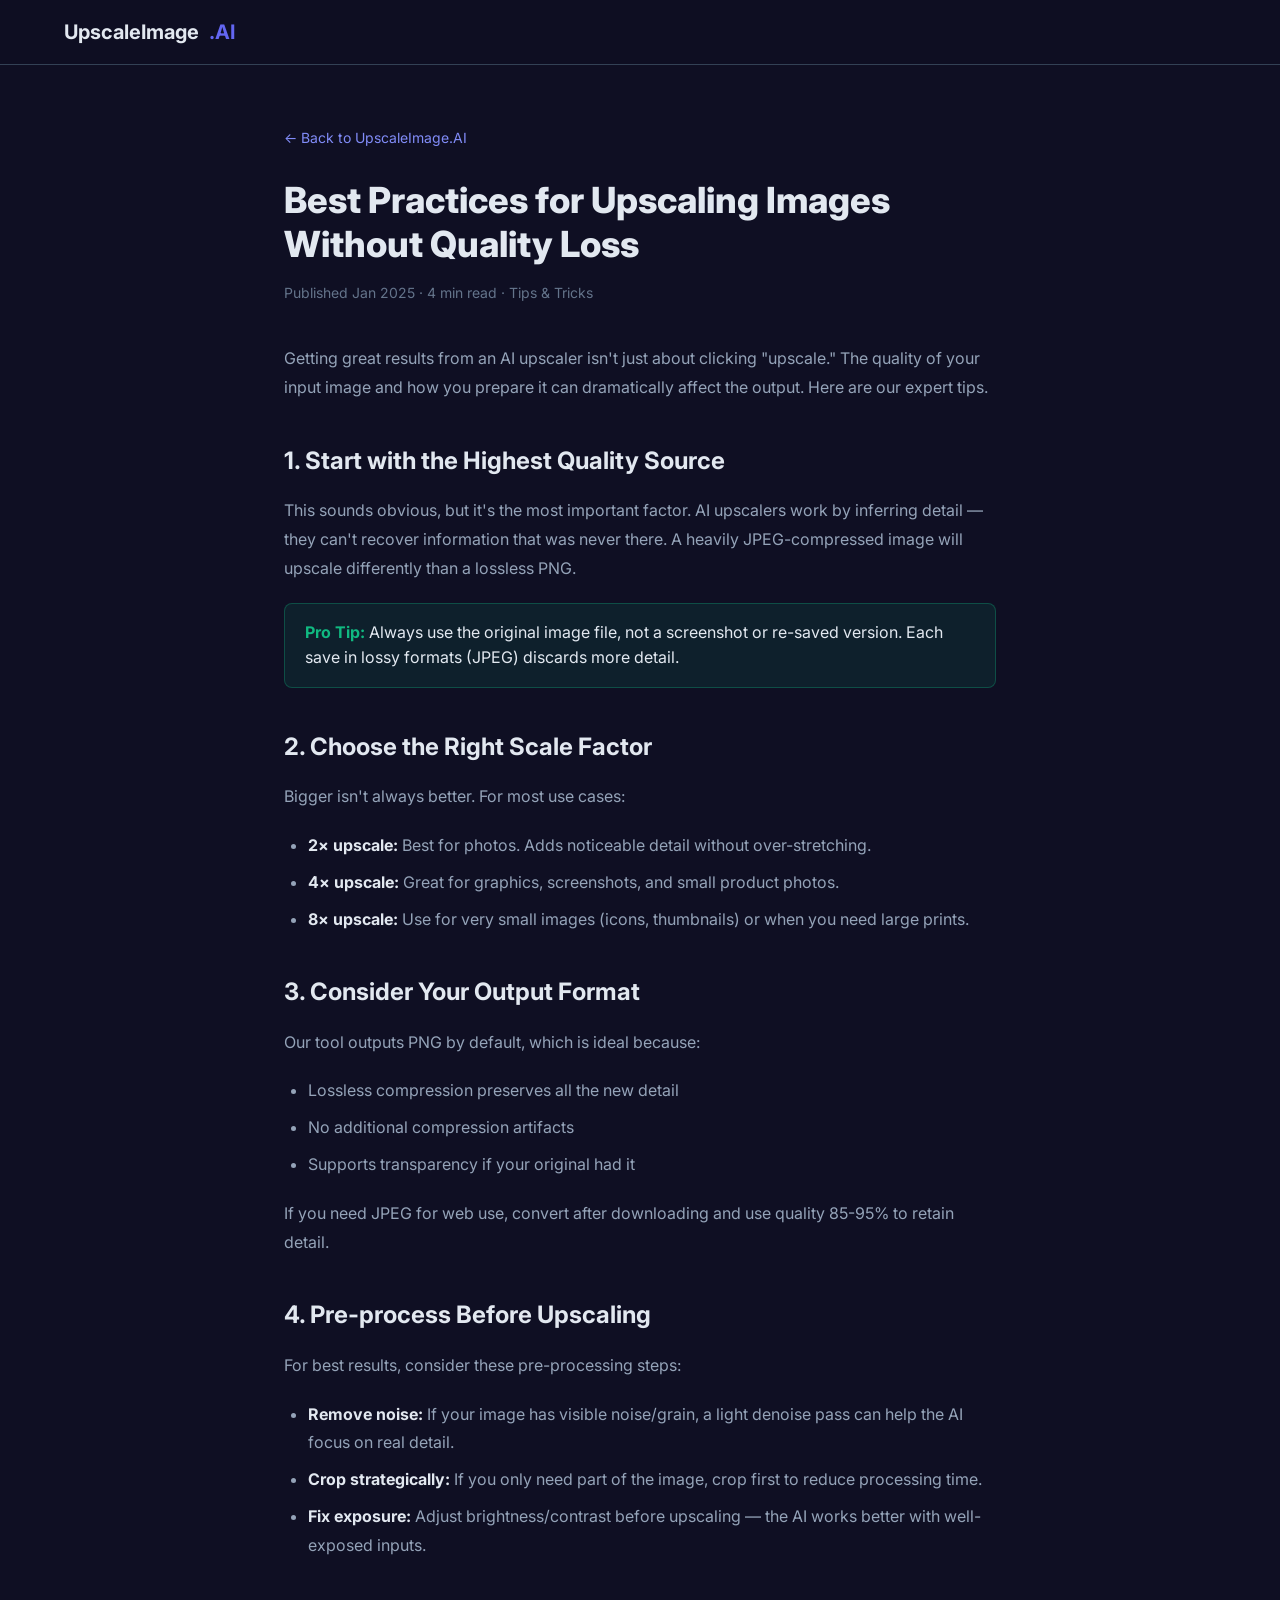
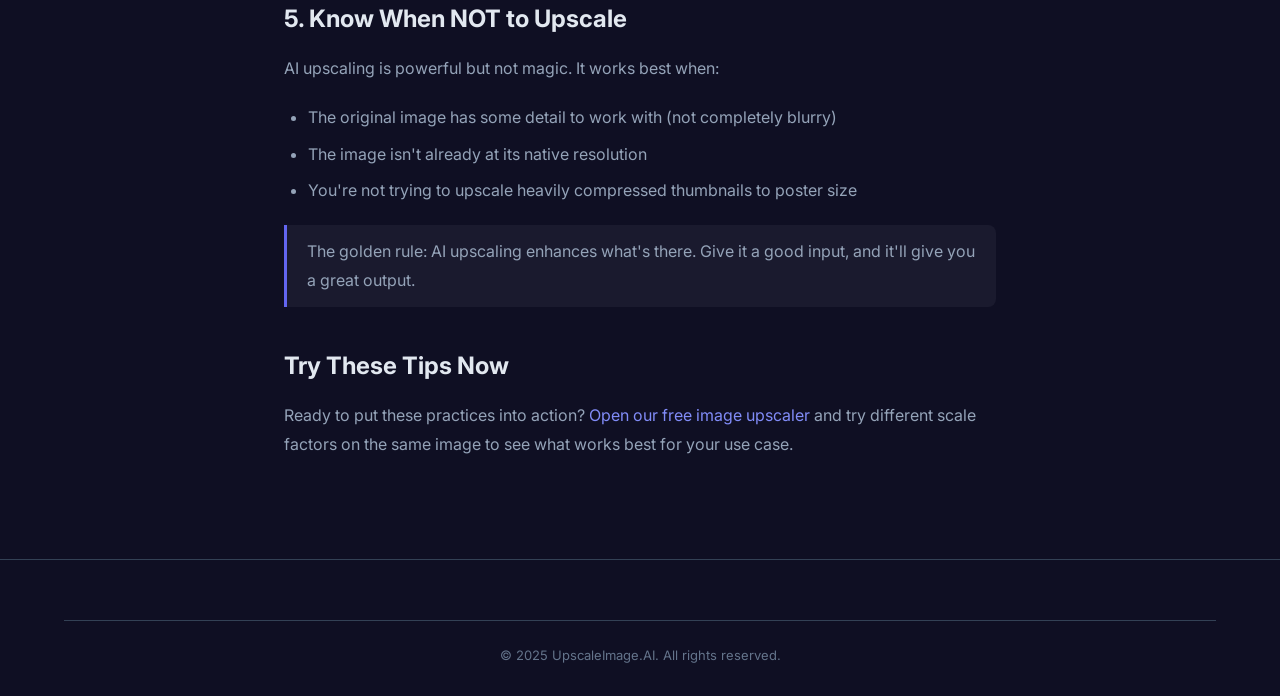
<file: blog/best-practices-upscaling.html>
<!DOCTYPE html>
<html lang="en">
<head>
    <meta charset="UTF-8">
    <meta name="google-site-verification" content="jXR1_gKrdoCnbr19agA2q-d7QUDYHL_ct-81kZ8wDAI">
    <!-- Google tag (gtag.js) - GA4 -->
    <script async src="https://www.googletagmanager.com/gtag/js?id=G-M3BFEZ2ZNS"></script>
    <script>
      window.dataLayer = window.dataLayer || [];
      function gtag(){dataLayer.push(arguments);}
      gtag('js', new Date());
      gtag('config', 'G-M3BFEZ2ZNS');
    </script>
    <meta name="viewport" content="width=device-width, initial-scale=1.0">
    <title>Best Practices for Upscaling Images Without Quality Loss | UpscaleImage.AI</title>
    <meta name="description" content="Expert tips on preparing your images for AI upscaling to get the sharpest, most natural-looking results. Learn about format, resolution, and preprocessing.">
    <link rel="canonical" href="https://upscaleimage.xyz/blog/best-practices-upscaling.html">
    <script type="application/ld+json">
    {
        "@context": "https://schema.org",
        "@type": "Article",
        "headline": "Best Practices for Upscaling Images Without Quality Loss",
        "author": {"@type": "Organization", "name": "UpscaleImage.AI"},
        "datePublished": "2025-01-01"
    }
    </script>
    <link rel="preconnect" href="https://fonts.googleapis.com">
    <link href="https://fonts.googleapis.com/css2?family=Inter:wght@400;500;600;700;800&display=swap" rel="stylesheet">
    <link rel="icon" type="image/svg+xml" href="/assets/icons/favicon.svg">
    <link rel="stylesheet" href="/assets/css/style.css">
    <style>
        .blog-post { max-width: 760px; margin: 0 auto; padding: 60px 24px 80px; }
        .blog-post h1 { font-size: 36px; font-weight: 800; margin-bottom: 16px; line-height: 1.2; }
        .blog-meta { color: var(--text-muted); font-size: 14px; margin-bottom: 40px; }
        .blog-post h2 { font-size: 24px; font-weight: 700; margin: 40px 0 16px; }
        .blog-post p { color: var(--text-secondary); font-size: 16px; line-height: 1.8; margin-bottom: 20px; }
        .blog-post ul, .blog-post ol { color: var(--text-secondary); margin: 0 0 20px 24px; line-height: 1.8; }
        .blog-post li { margin-bottom: 8px; }
        .blog-post strong { color: var(--text); }
        .blog-post blockquote { border-left: 3px solid var(--primary); padding: 12px 20px; margin: 20px 0; background: var(--bg-card); border-radius: 0 8px 8px 0; }
        .blog-post blockquote p { margin: 0; }
        .back-link { display: inline-flex; align-items: center; gap: 6px; color: var(--primary-light); font-size: 14px; margin-bottom: 30px; }
        .tip-box { background: rgba(16, 185, 129, 0.1); border: 1px solid rgba(16, 185, 129, 0.3); border-radius: 8px; padding: 16px 20px; margin: 20px 0; }
        .tip-box strong { color: var(--success); }
    </style>
</head>
<body>
    <header class="header">
        <nav class="nav container">
            <a href="/" class="logo">UpscaleImage<span class="logo-dot">.AI</span></a>
        </nav>
    </header>

    <article class="blog-post">
        <a href="/" class="back-link">← Back to UpscaleImage.AI</a>
        <h1>Best Practices for Upscaling Images Without Quality Loss</h1>
        <div class="blog-meta">Published Jan 2025 · 4 min read · Tips & Tricks</div>

        <p>Getting great results from an AI upscaler isn't just about clicking "upscale." The quality of your input image and how you prepare it can dramatically affect the output. Here are our expert tips.</p>

        <h2>1. Start with the Highest Quality Source</h2>
        <p>This sounds obvious, but it's the most important factor. AI upscalers work by inferring detail — they can't recover information that was never there. A heavily JPEG-compressed image will upscale differently than a lossless PNG.</p>

        <div class="tip-box">
            <strong>Pro Tip:</strong> Always use the original image file, not a screenshot or re-saved version. Each save in lossy formats (JPEG) discards more detail.
        </div>

        <h2>2. Choose the Right Scale Factor</h2>
        <p>Bigger isn't always better. For most use cases:</p>
        <ul>
            <li><strong>2× upscale:</strong> Best for photos. Adds noticeable detail without over-stretching.</li>
            <li><strong>4× upscale:</strong> Great for graphics, screenshots, and small product photos.</li>
            <li><strong>8× upscale:</strong> Use for very small images (icons, thumbnails) or when you need large prints.</li>
        </ul>

        <h2>3. Consider Your Output Format</h2>
        <p>Our tool outputs PNG by default, which is ideal because:</p>
        <ul>
            <li>Lossless compression preserves all the new detail</li>
            <li>No additional compression artifacts</li>
            <li>Supports transparency if your original had it</li>
        </ul>
        <p>If you need JPEG for web use, convert after downloading and use quality 85-95% to retain detail.</p>

        <h2>4. Pre-process Before Upscaling</h2>
        <p>For best results, consider these pre-processing steps:</p>
        <ul>
            <li><strong>Remove noise:</strong> If your image has visible noise/grain, a light denoise pass can help the AI focus on real detail.</li>
            <li><strong>Crop strategically:</strong> If you only need part of the image, crop first to reduce processing time.</li>
            <li><strong>Fix exposure:</strong> Adjust brightness/contrast before upscaling — the AI works better with well-exposed inputs.</li>
        </ul>

        <h2>5. Know When NOT to Upscale</h2>
        <p>AI upscaling is powerful but not magic. It works best when:</p>
        <ul>
            <li>The original image has some detail to work with (not completely blurry)</li>
            <li>The image isn't already at its native resolution</li>
            <li>You're not trying to upscale heavily compressed thumbnails to poster size</li>
        </ul>

        <blockquote>
            <p>The golden rule: AI upscaling enhances what's there. Give it a good input, and it'll give you a great output.</p>
        </blockquote>

        <h2>Try These Tips Now</h2>
        <p>Ready to put these practices into action? <a href="/">Open our free image upscaler</a> and try different scale factors on the same image to see what works best for your use case.</p>
    </article>

    <footer class="footer">
        <div class="container">
            <div class="footer-bottom"><p>© 2025 UpscaleImage.AI. All rights reserved.</p></div>
        </div>
    </footer>
</body>
</html>
</file>
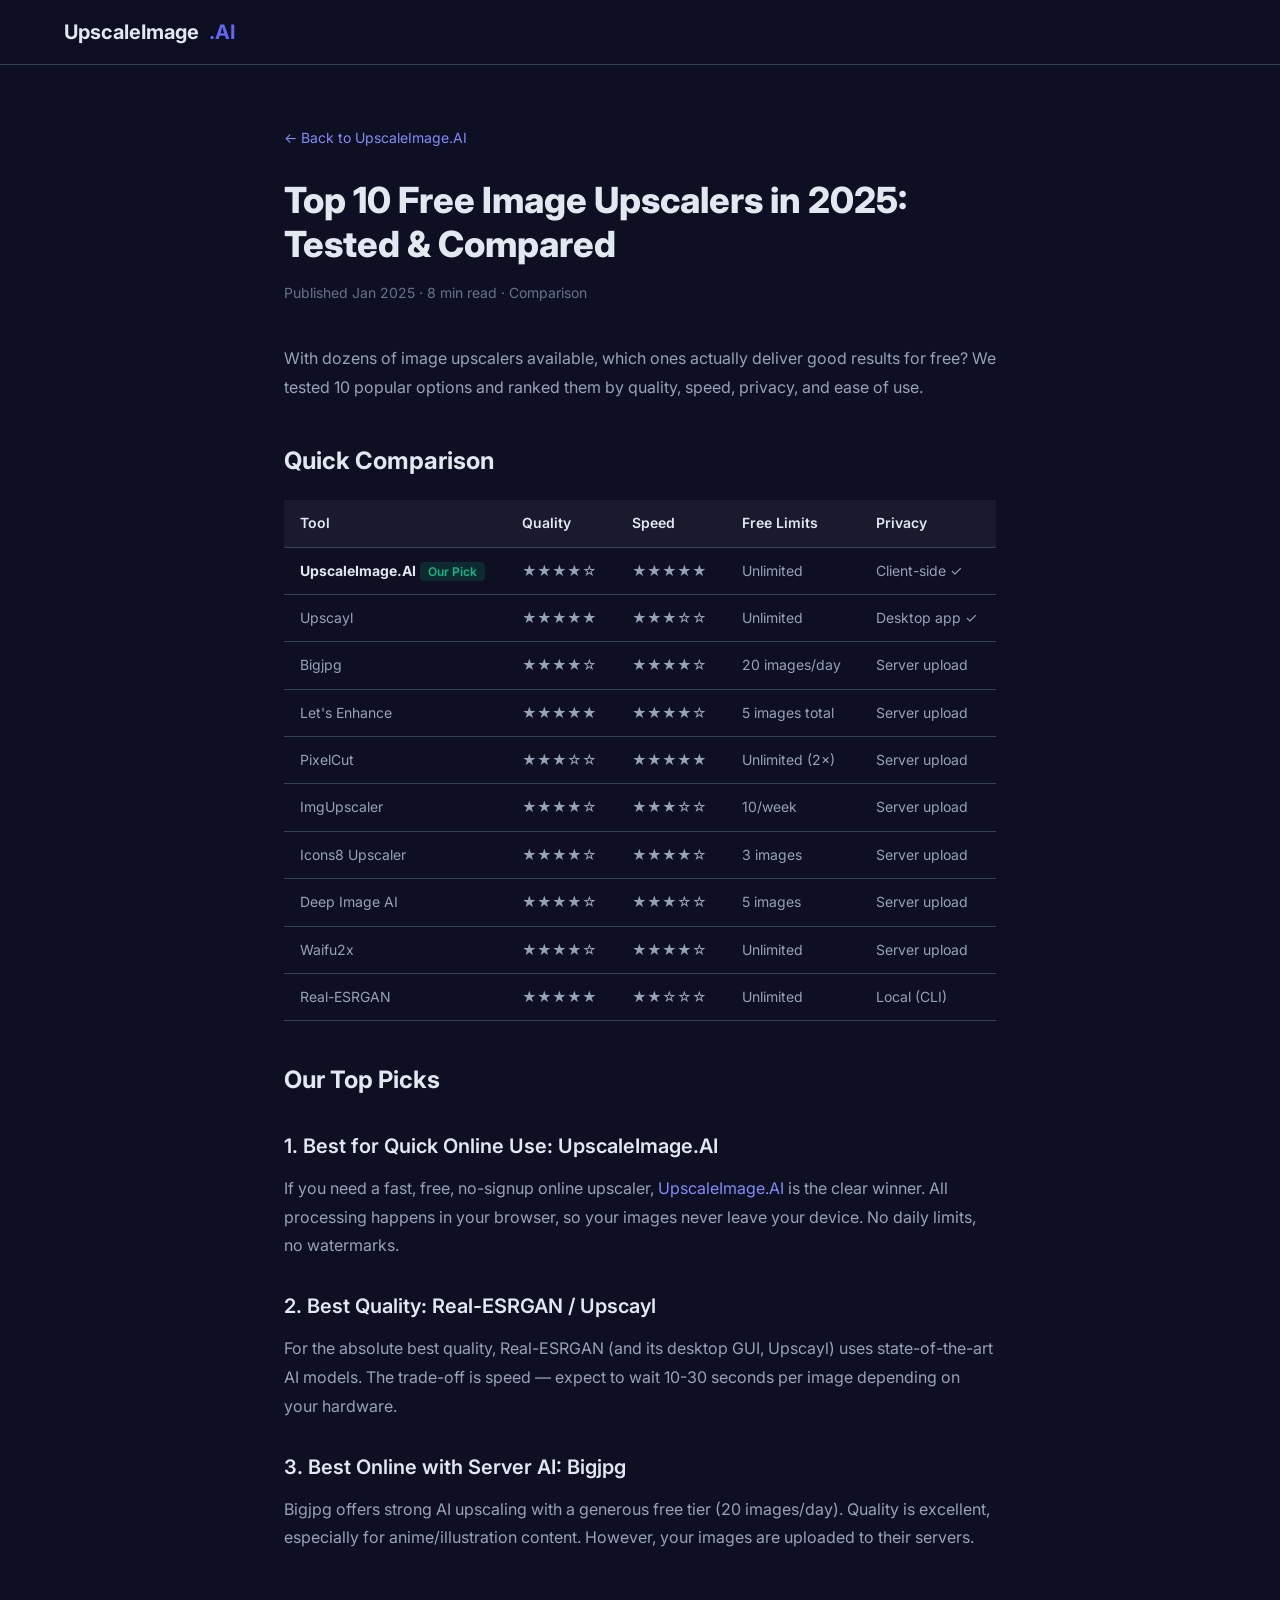
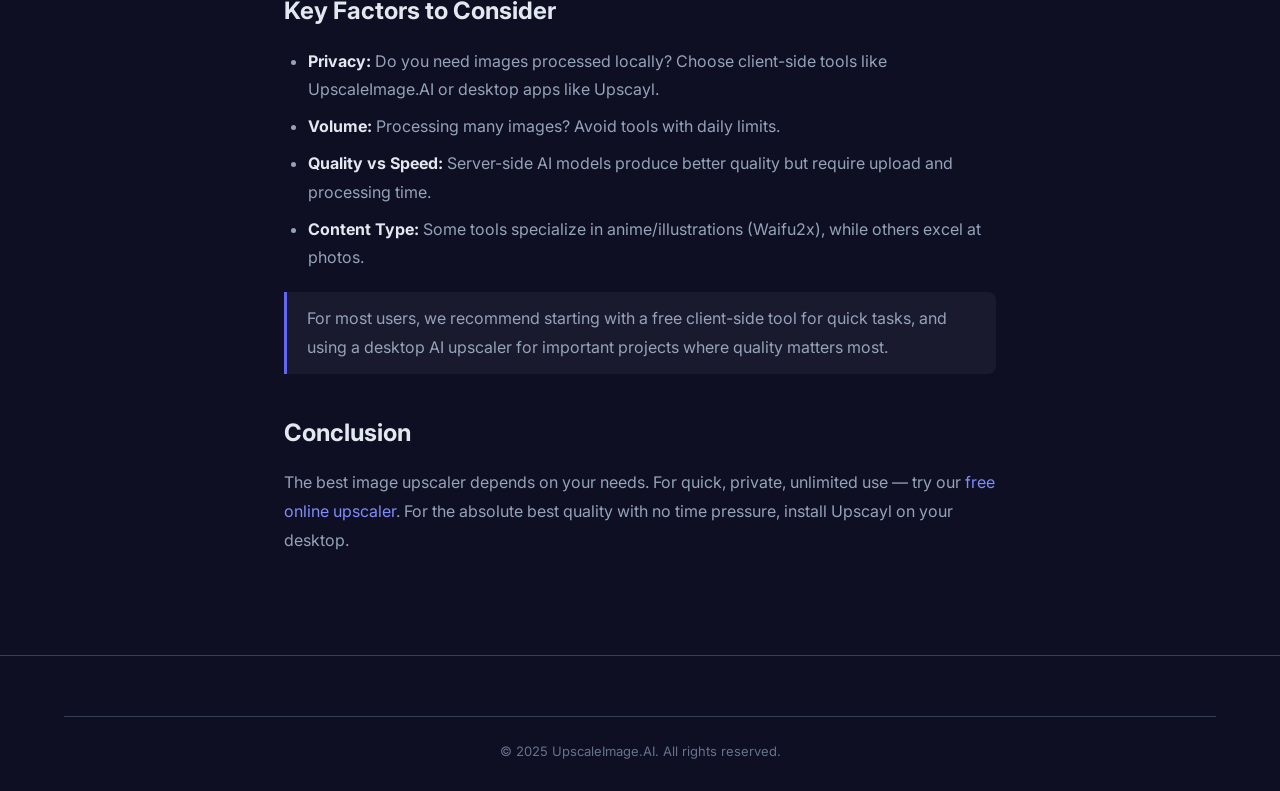
<file: blog/top-free-image-upscalers-2025.html>
<!DOCTYPE html>
<html lang="en">
<head>
    <meta charset="UTF-8">
    <meta name="google-site-verification" content="jXR1_gKrdoCnbr19agA2q-d7QUDYHL_ct-81kZ8wDAI">
    <!-- Google tag (gtag.js) - GA4 -->
    <script async src="https://www.googletagmanager.com/gtag/js?id=G-M3BFEZ2ZNS"></script>
    <script>
      window.dataLayer = window.dataLayer || [];
      function gtag(){dataLayer.push(arguments);}
      gtag('js', new Date());
      gtag('config', 'G-M3BFEZ2ZNS');
    </script>
    <meta name="viewport" content="width=device-width, initial-scale=1.0">
    <title>Top 10 Free Image Upscalers in 2025: Tested & Compared | UpscaleImage.AI</title>
    <meta name="description" content="We tested 10 popular free image upscalers and ranked them by quality, speed, and ease of use. Find the best free image upscaler for your needs.">
    <meta name="keywords" content="best free image upscaler, ai image upscaler comparison, free image upscaler 2025, top image upscalers">
    <link rel="canonical" href="https://upscaleimage.xyz/blog/top-free-image-upscalers-2025.html">
    <script type="application/ld+json">
    {
        "@context": "https://schema.org",
        "@type": "Article",
        "headline": "Top 10 Free Image Upscalers in 2025: Tested & Compared",
        "author": {"@type": "Organization", "name": "UpscaleImage.AI"},
        "datePublished": "2025-01-01"
    }
    </script>
    <link rel="preconnect" href="https://fonts.googleapis.com">
    <link href="https://fonts.googleapis.com/css2?family=Inter:wght@400;500;600;700;800&display=swap" rel="stylesheet">
    <link rel="icon" type="image/svg+xml" href="/assets/icons/favicon.svg">
    <link rel="stylesheet" href="/assets/css/style.css">
    <style>
        .blog-post { max-width: 760px; margin: 0 auto; padding: 60px 24px 80px; }
        .blog-post h1 { font-size: 36px; font-weight: 800; margin-bottom: 16px; line-height: 1.2; }
        .blog-meta { color: var(--text-muted); font-size: 14px; margin-bottom: 40px; }
        .blog-post h2 { font-size: 24px; font-weight: 700; margin: 40px 0 16px; }
        .blog-post h3 { font-size: 20px; font-weight: 600; margin: 30px 0 12px; }
        .blog-post p { color: var(--text-secondary); font-size: 16px; line-height: 1.8; margin-bottom: 20px; }
        .blog-post ul, .blog-post ol { color: var(--text-secondary); margin: 0 0 20px 24px; line-height: 1.8; }
        .blog-post li { margin-bottom: 8px; }
        .blog-post strong { color: var(--text); }
        .blog-post blockquote { border-left: 3px solid var(--primary); padding: 12px 20px; margin: 20px 0; background: var(--bg-card); border-radius: 0 8px 8px 0; }
        .blog-post blockquote p { margin: 0; }
        .back-link { display: inline-flex; align-items: center; gap: 6px; color: var(--primary-light); font-size: 14px; margin-bottom: 30px; }
        .comparison-table { width: 100%; border-collapse: collapse; margin: 20px 0; }
        .comparison-table th, .comparison-table td { padding: 12px 16px; text-align: left; border-bottom: 1px solid var(--border); font-size: 14px; }
        .comparison-table th { background: var(--bg-card); color: var(--text); font-weight: 600; }
        .comparison-table td { color: var(--text-secondary); }
        .winner-badge { background: rgba(16, 185, 129, 0.15); color: var(--success); padding: 2px 8px; border-radius: 4px; font-size: 12px; font-weight: 600; }
    </style>
</head>
<body>
    <header class="header">
        <nav class="nav container">
            <a href="/" class="logo">UpscaleImage<span class="logo-dot">.AI</span></a>
        </nav>
    </header>

    <article class="blog-post">
        <a href="/" class="back-link">← Back to UpscaleImage.AI</a>
        <h1>Top 10 Free Image Upscalers in 2025: Tested & Compared</h1>
        <div class="blog-meta">Published Jan 2025 · 8 min read · Comparison</div>

        <p>With dozens of image upscalers available, which ones actually deliver good results for free? We tested 10 popular options and ranked them by quality, speed, privacy, and ease of use.</p>

        <h2>Quick Comparison</h2>
        <table class="comparison-table">
            <thead>
                <tr>
                    <th>Tool</th>
                    <th>Quality</th>
                    <th>Speed</th>
                    <th>Free Limits</th>
                    <th>Privacy</th>
                </tr>
            </thead>
            <tbody>
                <tr>
                    <td><strong>UpscaleImage.AI</strong> <span class="winner-badge">Our Pick</span></td>
                    <td>★★★★☆</td>
                    <td>★★★★★</td>
                    <td>Unlimited</td>
                    <td>Client-side ✓</td>
                </tr>
                <tr>
                    <td>Upscayl</td>
                    <td>★★★★★</td>
                    <td>★★★☆☆</td>
                    <td>Unlimited</td>
                    <td>Desktop app ✓</td>
                </tr>
                <tr>
                    <td>Bigjpg</td>
                    <td>★★★★☆</td>
                    <td>★★★★☆</td>
                    <td>20 images/day</td>
                    <td>Server upload</td>
                </tr>
                <tr>
                    <td>Let's Enhance</td>
                    <td>★★★★★</td>
                    <td>★★★★☆</td>
                    <td>5 images total</td>
                    <td>Server upload</td>
                </tr>
                <tr>
                    <td>PixelCut</td>
                    <td>★★★☆☆</td>
                    <td>★★★★★</td>
                    <td>Unlimited (2×)</td>
                    <td>Server upload</td>
                </tr>
                <tr>
                    <td>ImgUpscaler</td>
                    <td>★★★★☆</td>
                    <td>★★★☆☆</td>
                    <td>10/week</td>
                    <td>Server upload</td>
                </tr>
                <tr>
                    <td>Icons8 Upscaler</td>
                    <td>★★★★☆</td>
                    <td>★★★★☆</td>
                    <td>3 images</td>
                    <td>Server upload</td>
                </tr>
                <tr>
                    <td>Deep Image AI</td>
                    <td>★★★★☆</td>
                    <td>★★★☆☆</td>
                    <td>5 images</td>
                    <td>Server upload</td>
                </tr>
                <tr>
                    <td>Waifu2x</td>
                    <td>★★★★☆</td>
                    <td>★★★★☆</td>
                    <td>Unlimited</td>
                    <td>Server upload</td>
                </tr>
                <tr>
                    <td>Real-ESRGAN</td>
                    <td>★★★★★</td>
                    <td>★★☆☆☆</td>
                    <td>Unlimited</td>
                    <td>Local (CLI)</td>
                </tr>
            </tbody>
        </table>

        <h2>Our Top Picks</h2>

        <h3>1. Best for Quick Online Use: UpscaleImage.AI</h3>
        <p>If you need a fast, free, no-signup online upscaler, <a href="/">UpscaleImage.AI</a> is the clear winner. All processing happens in your browser, so your images never leave your device. No daily limits, no watermarks.</p>

        <h3>2. Best Quality: Real-ESRGAN / Upscayl</h3>
        <p>For the absolute best quality, Real-ESRGAN (and its desktop GUI, Upscayl) uses state-of-the-art AI models. The trade-off is speed — expect to wait 10-30 seconds per image depending on your hardware.</p>

        <h3>3. Best Online with Server AI: Bigjpg</h3>
        <p>Bigjpg offers strong AI upscaling with a generous free tier (20 images/day). Quality is excellent, especially for anime/illustration content. However, your images are uploaded to their servers.</p>

        <h2>Key Factors to Consider</h2>
        <ul>
            <li><strong>Privacy:</strong> Do you need images processed locally? Choose client-side tools like UpscaleImage.AI or desktop apps like Upscayl.</li>
            <li><strong>Volume:</strong> Processing many images? Avoid tools with daily limits.</li>
            <li><strong>Quality vs Speed:</strong> Server-side AI models produce better quality but require upload and processing time.</li>
            <li><strong>Content Type:</strong> Some tools specialize in anime/illustrations (Waifu2x), while others excel at photos.</li>
        </ul>

        <blockquote>
            <p>For most users, we recommend starting with a free client-side tool for quick tasks, and using a desktop AI upscaler for important projects where quality matters most.</p>
        </blockquote>

        <h2>Conclusion</h2>
        <p>The best image upscaler depends on your needs. For quick, private, unlimited use — try our <a href="/">free online upscaler</a>. For the absolute best quality with no time pressure, install Upscayl on your desktop.</p>
    </article>

    <footer class="footer">
        <div class="container">
            <div class="footer-bottom"><p>© 2025 UpscaleImage.AI. All rights reserved.</p></div>
        </div>
    </footer>
</body>
</html>
</file>
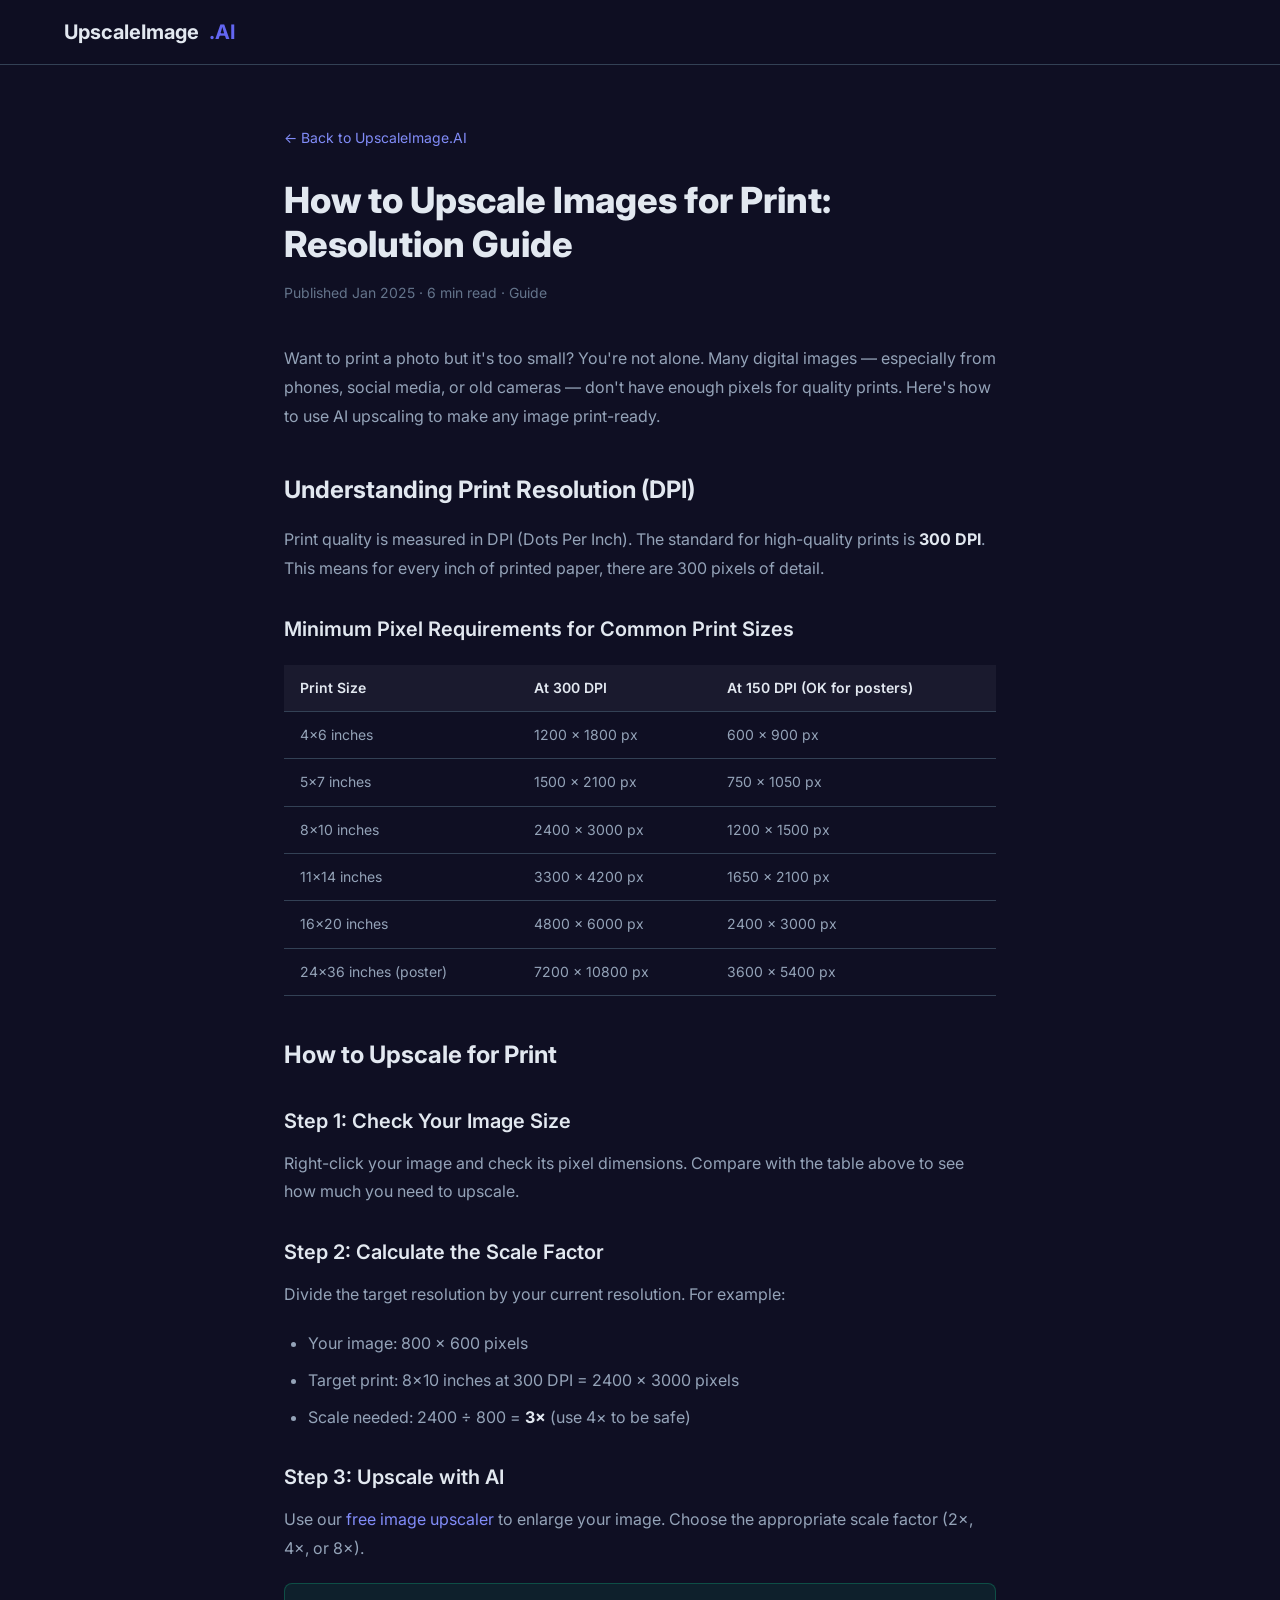
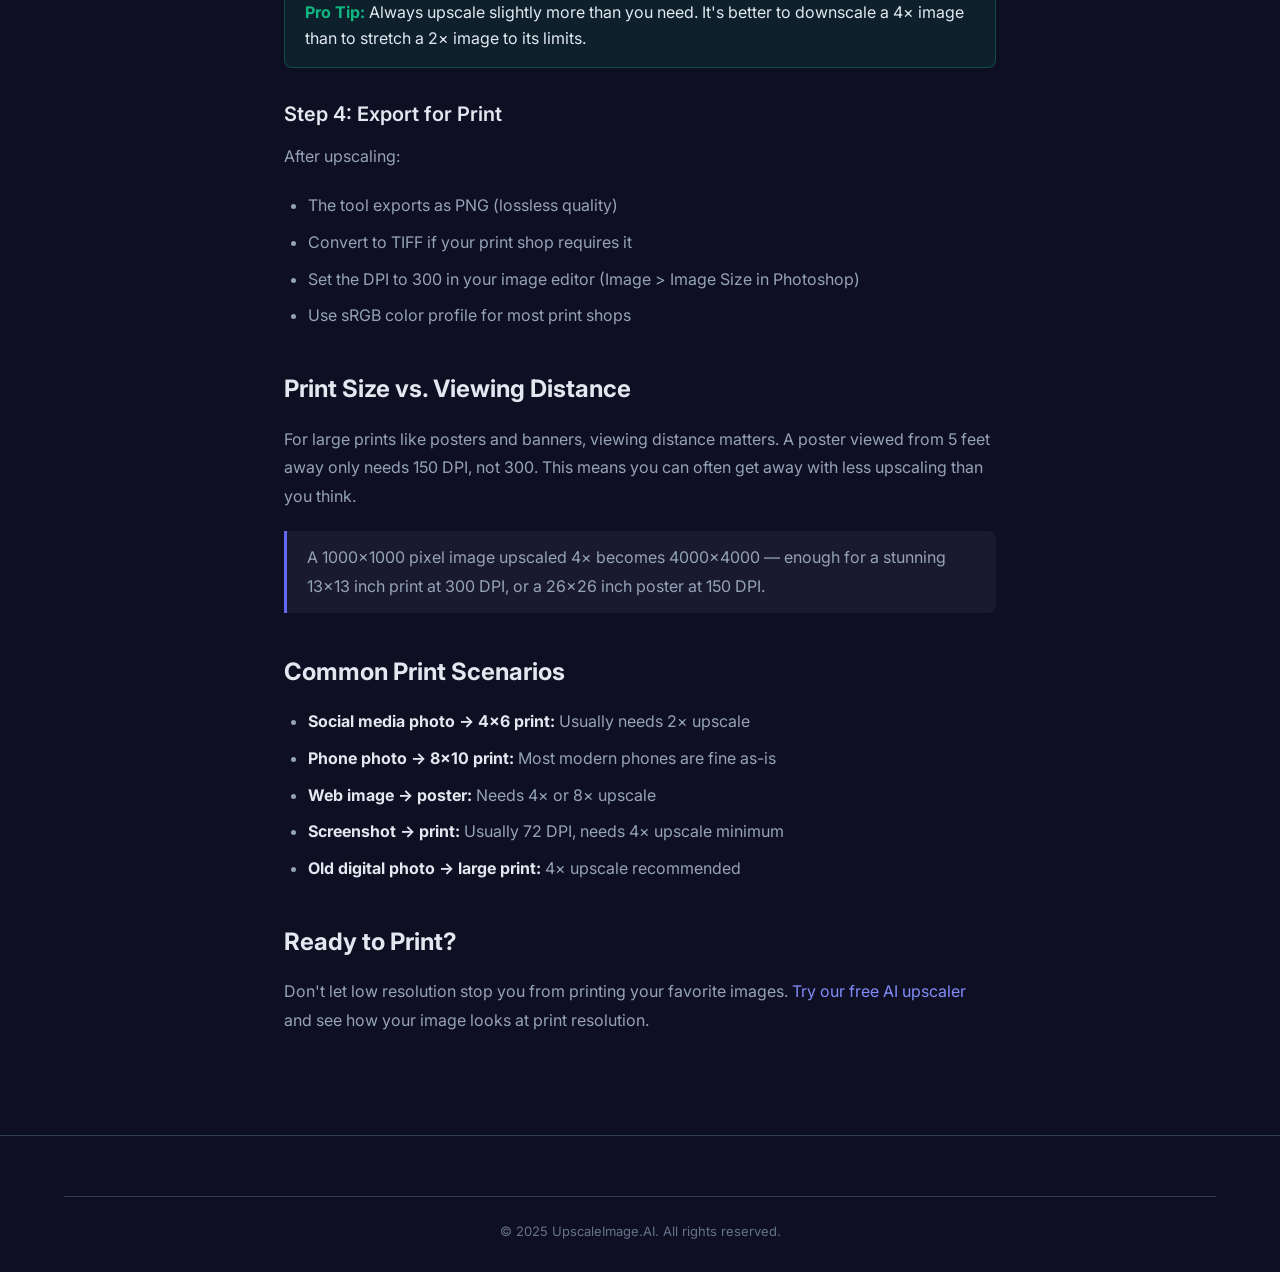
<file: blog/upscale-images-for-print.html>
<!DOCTYPE html>
<html lang="en">
<head>
    <meta charset="UTF-8">
    <meta name="google-site-verification" content="jXR1_gKrdoCnbr19agA2q-d7QUDYHL_ct-81kZ8wDAI">
    <!-- Google tag (gtag.js) - GA4 -->
    <script async src="https://www.googletagmanager.com/gtag/js?id=G-M3BFEZ2ZNS"></script>
    <script>
      window.dataLayer = window.dataLayer || [];
      function gtag(){dataLayer.push(arguments);}
      gtag('js', new Date());
      gtag('config', 'G-M3BFEZ2ZNS');
    </script>
    <meta name="viewport" content="width=device-width, initial-scale=1.0">
    <title>How to Upscale Images for Print: Resolution Guide | UpscaleImage.AI</title>
    <meta name="description" content="Learn how to upscale images for high-quality printing. Complete resolution guide with DPI requirements for common print sizes like 4x6, 8x10, posters and more.">
    <meta name="keywords" content="upscale image for print, print resolution guide, dpi for printing, upscale photo for poster, image resolution for print, enlarge image for printing">
    <link rel="canonical" href="https://upscaleimage.xyz/blog/upscale-images-for-print.html">
    <script type="application/ld+json">
    {
        "@context": "https://schema.org",
        "@type": "Article",
        "headline": "How to Upscale Images for Print: Resolution Guide",
        "author": {"@type": "Organization", "name": "UpscaleImage.AI"},
        "datePublished": "2025-01-20"
    }
    </script>
    <link rel="preconnect" href="https://fonts.googleapis.com">
    <link href="https://fonts.googleapis.com/css2?family=Inter:wght@400;500;600;700;800&display=swap" rel="stylesheet">
    <link rel="icon" type="image/svg+xml" href="/assets/icons/favicon.svg">
    <link rel="stylesheet" href="/assets/css/style.css">
    <style>
        .blog-post { max-width: 760px; margin: 0 auto; padding: 60px 24px 80px; }
        .blog-post h1 { font-size: 36px; font-weight: 800; margin-bottom: 16px; line-height: 1.2; }
        .blog-meta { color: var(--text-muted); font-size: 14px; margin-bottom: 40px; }
        .blog-post h2 { font-size: 24px; font-weight: 700; margin: 40px 0 16px; }
        .blog-post h3 { font-size: 20px; font-weight: 600; margin: 30px 0 12px; }
        .blog-post p { color: var(--text-secondary); font-size: 16px; line-height: 1.8; margin-bottom: 20px; }
        .blog-post ul, .blog-post ol { color: var(--text-secondary); margin: 0 0 20px 24px; line-height: 1.8; }
        .blog-post li { margin-bottom: 8px; }
        .blog-post strong { color: var(--text); }
        .blog-post blockquote { border-left: 3px solid var(--primary); padding: 12px 20px; margin: 20px 0; background: var(--bg-card); border-radius: 0 8px 8px 0; }
        .blog-post blockquote p { margin: 0; }
        .back-link { display: inline-flex; align-items: center; gap: 6px; color: var(--primary-light); font-size: 14px; margin-bottom: 30px; }
        .print-table { width: 100%; border-collapse: collapse; margin: 20px 0; }
        .print-table th, .print-table td { padding: 12px 16px; text-align: left; border-bottom: 1px solid var(--border); font-size: 14px; }
        .print-table th { background: var(--bg-card); color: var(--text); font-weight: 600; }
        .print-table td { color: var(--text-secondary); }
        .tip-box { background: rgba(16, 185, 129, 0.1); border: 1px solid rgba(16, 185, 129, 0.3); border-radius: 8px; padding: 16px 20px; margin: 20px 0; }
        .tip-box strong { color: var(--success); }
    </style>
</head>
<body>
    <header class="header">
        <nav class="nav container">
            <a href="/" class="logo">UpscaleImage<span class="logo-dot">.AI</span></a>
        </nav>
    </header>

    <article class="blog-post">
        <a href="/" class="back-link">← Back to UpscaleImage.AI</a>
        <h1>How to Upscale Images for Print: Resolution Guide</h1>
        <div class="blog-meta">Published Jan 2025 · 6 min read · Guide</div>

        <p>Want to print a photo but it's too small? You're not alone. Many digital images — especially from phones, social media, or old cameras — don't have enough pixels for quality prints. Here's how to use AI upscaling to make any image print-ready.</p>

        <h2>Understanding Print Resolution (DPI)</h2>
        <p>Print quality is measured in DPI (Dots Per Inch). The standard for high-quality prints is <strong>300 DPI</strong>. This means for every inch of printed paper, there are 300 pixels of detail.</p>

        <h3>Minimum Pixel Requirements for Common Print Sizes</h3>
        <table class="print-table">
            <thead>
                <tr>
                    <th>Print Size</th>
                    <th>At 300 DPI</th>
                    <th>At 150 DPI (OK for posters)</th>
                </tr>
            </thead>
            <tbody>
                <tr><td>4×6 inches</td><td>1200 × 1800 px</td><td>600 × 900 px</td></tr>
                <tr><td>5×7 inches</td><td>1500 × 2100 px</td><td>750 × 1050 px</td></tr>
                <tr><td>8×10 inches</td><td>2400 × 3000 px</td><td>1200 × 1500 px</td></tr>
                <tr><td>11×14 inches</td><td>3300 × 4200 px</td><td>1650 × 2100 px</td></tr>
                <tr><td>16×20 inches</td><td>4800 × 6000 px</td><td>2400 × 3000 px</td></tr>
                <tr><td>24×36 inches (poster)</td><td>7200 × 10800 px</td><td>3600 × 5400 px</td></tr>
            </tbody>
        </table>

        <h2>How to Upscale for Print</h2>

        <h3>Step 1: Check Your Image Size</h3>
        <p>Right-click your image and check its pixel dimensions. Compare with the table above to see how much you need to upscale.</p>

        <h3>Step 2: Calculate the Scale Factor</h3>
        <p>Divide the target resolution by your current resolution. For example:</p>
        <ul>
            <li>Your image: 800 × 600 pixels</li>
            <li>Target print: 8×10 inches at 300 DPI = 2400 × 3000 pixels</li>
            <li>Scale needed: 2400 ÷ 800 = <strong>3×</strong> (use 4× to be safe)</li>
        </ul>

        <h3>Step 3: Upscale with AI</h3>
        <p>Use our <a href="/">free image upscaler</a> to enlarge your image. Choose the appropriate scale factor (2×, 4×, or 8×).</p>

        <div class="tip-box">
            <strong>Pro Tip:</strong> Always upscale slightly more than you need. It's better to downscale a 4× image than to stretch a 2× image to its limits.
        </div>

        <h3>Step 4: Export for Print</h3>
        <p>After upscaling:</p>
        <ul>
            <li>The tool exports as PNG (lossless quality)</li>
            <li>Convert to TIFF if your print shop requires it</li>
            <li>Set the DPI to 300 in your image editor (Image > Image Size in Photoshop)</li>
            <li>Use sRGB color profile for most print shops</li>
        </ul>

        <h2>Print Size vs. Viewing Distance</h2>
        <p>For large prints like posters and banners, viewing distance matters. A poster viewed from 5 feet away only needs 150 DPI, not 300. This means you can often get away with less upscaling than you think.</p>

        <blockquote>
            <p>A 1000×1000 pixel image upscaled 4× becomes 4000×4000 — enough for a stunning 13×13 inch print at 300 DPI, or a 26×26 inch poster at 150 DPI.</p>
        </blockquote>

        <h2>Common Print Scenarios</h2>
        <ul>
            <li><strong>Social media photo → 4×6 print:</strong> Usually needs 2× upscale</li>
            <li><strong>Phone photo → 8×10 print:</strong> Most modern phones are fine as-is</li>
            <li><strong>Web image → poster:</strong> Needs 4× or 8× upscale</li>
            <li><strong>Screenshot → print:</strong> Usually 72 DPI, needs 4× upscale minimum</li>
            <li><strong>Old digital photo → large print:</strong> 4× upscale recommended</li>
        </ul>

        <h2>Ready to Print?</h2>
        <p>Don't let low resolution stop you from printing your favorite images. <a href="/">Try our free AI upscaler</a> and see how your image looks at print resolution.</p>
    </article>

    <footer class="footer">
        <div class="container">
            <div class="footer-bottom"><p>© 2025 UpscaleImage.AI. All rights reserved.</p></div>
        </div>
    </footer>
</body>
</html>
</file>
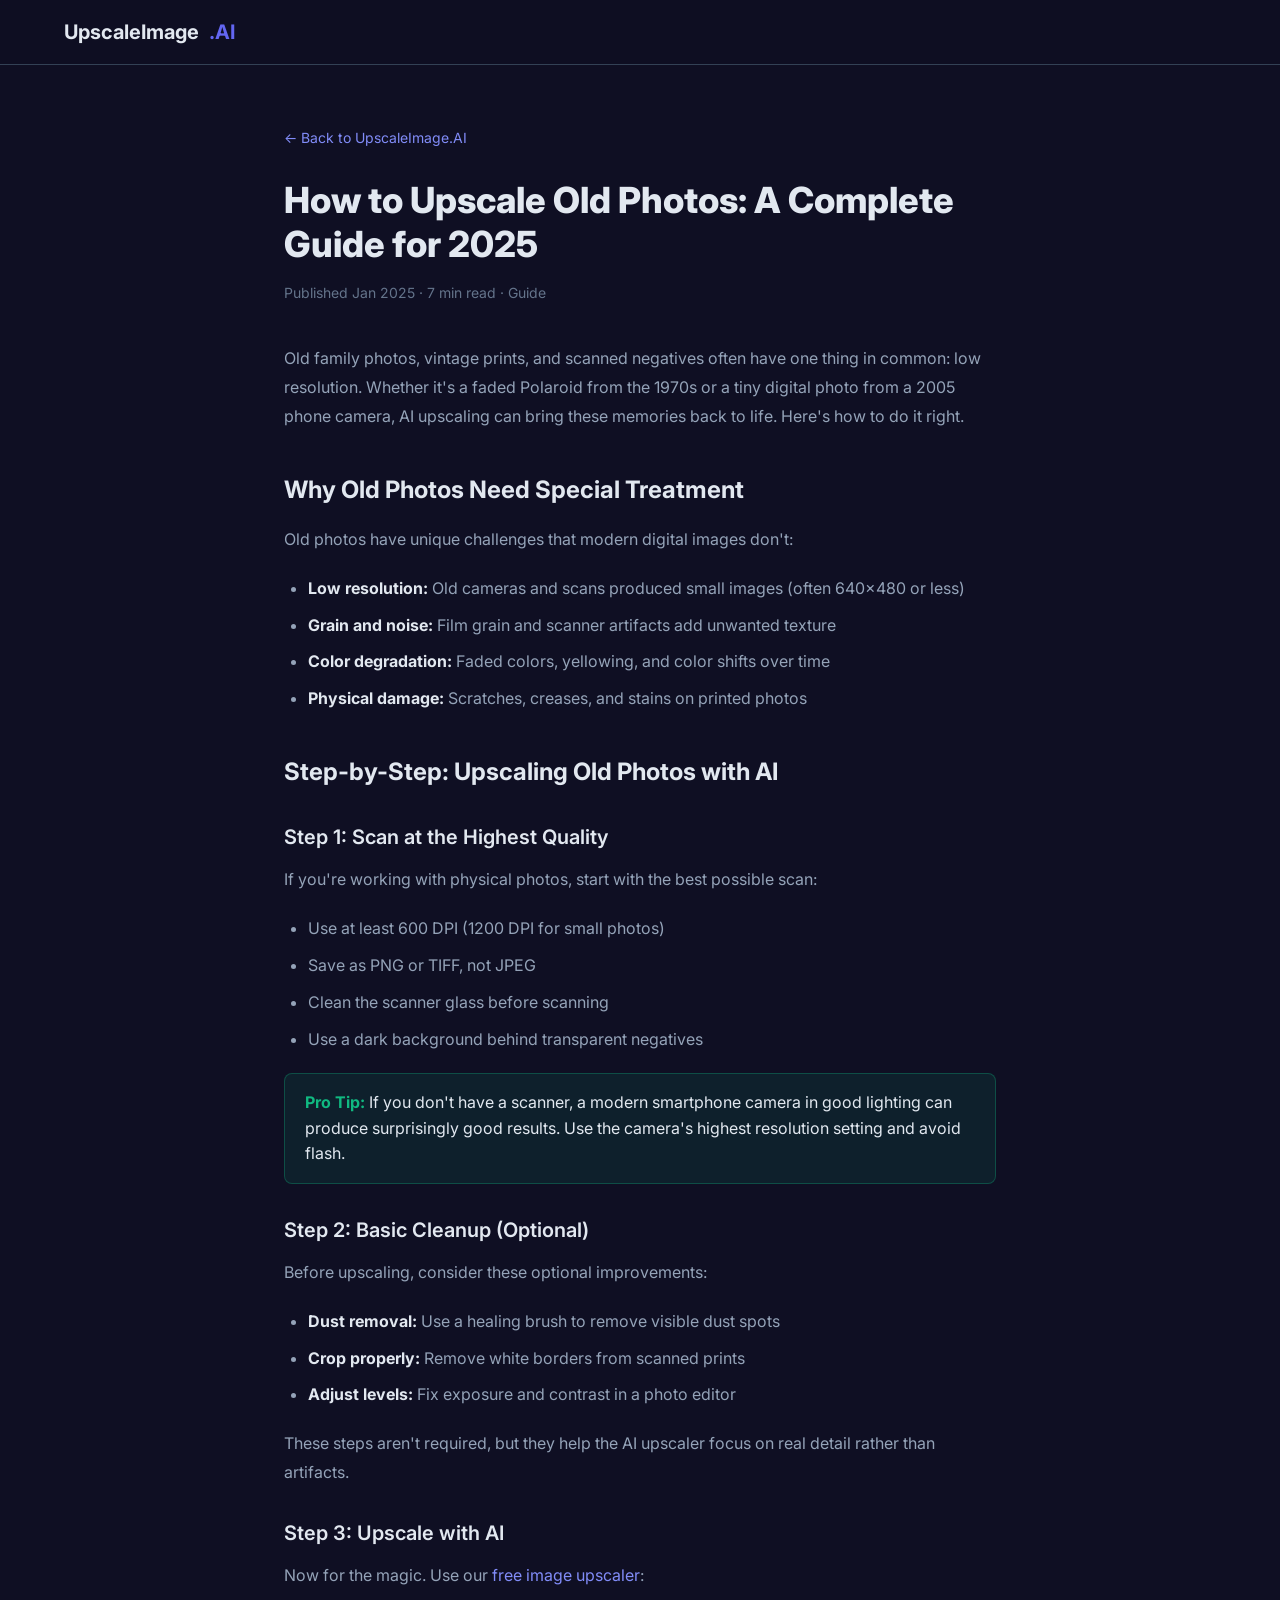
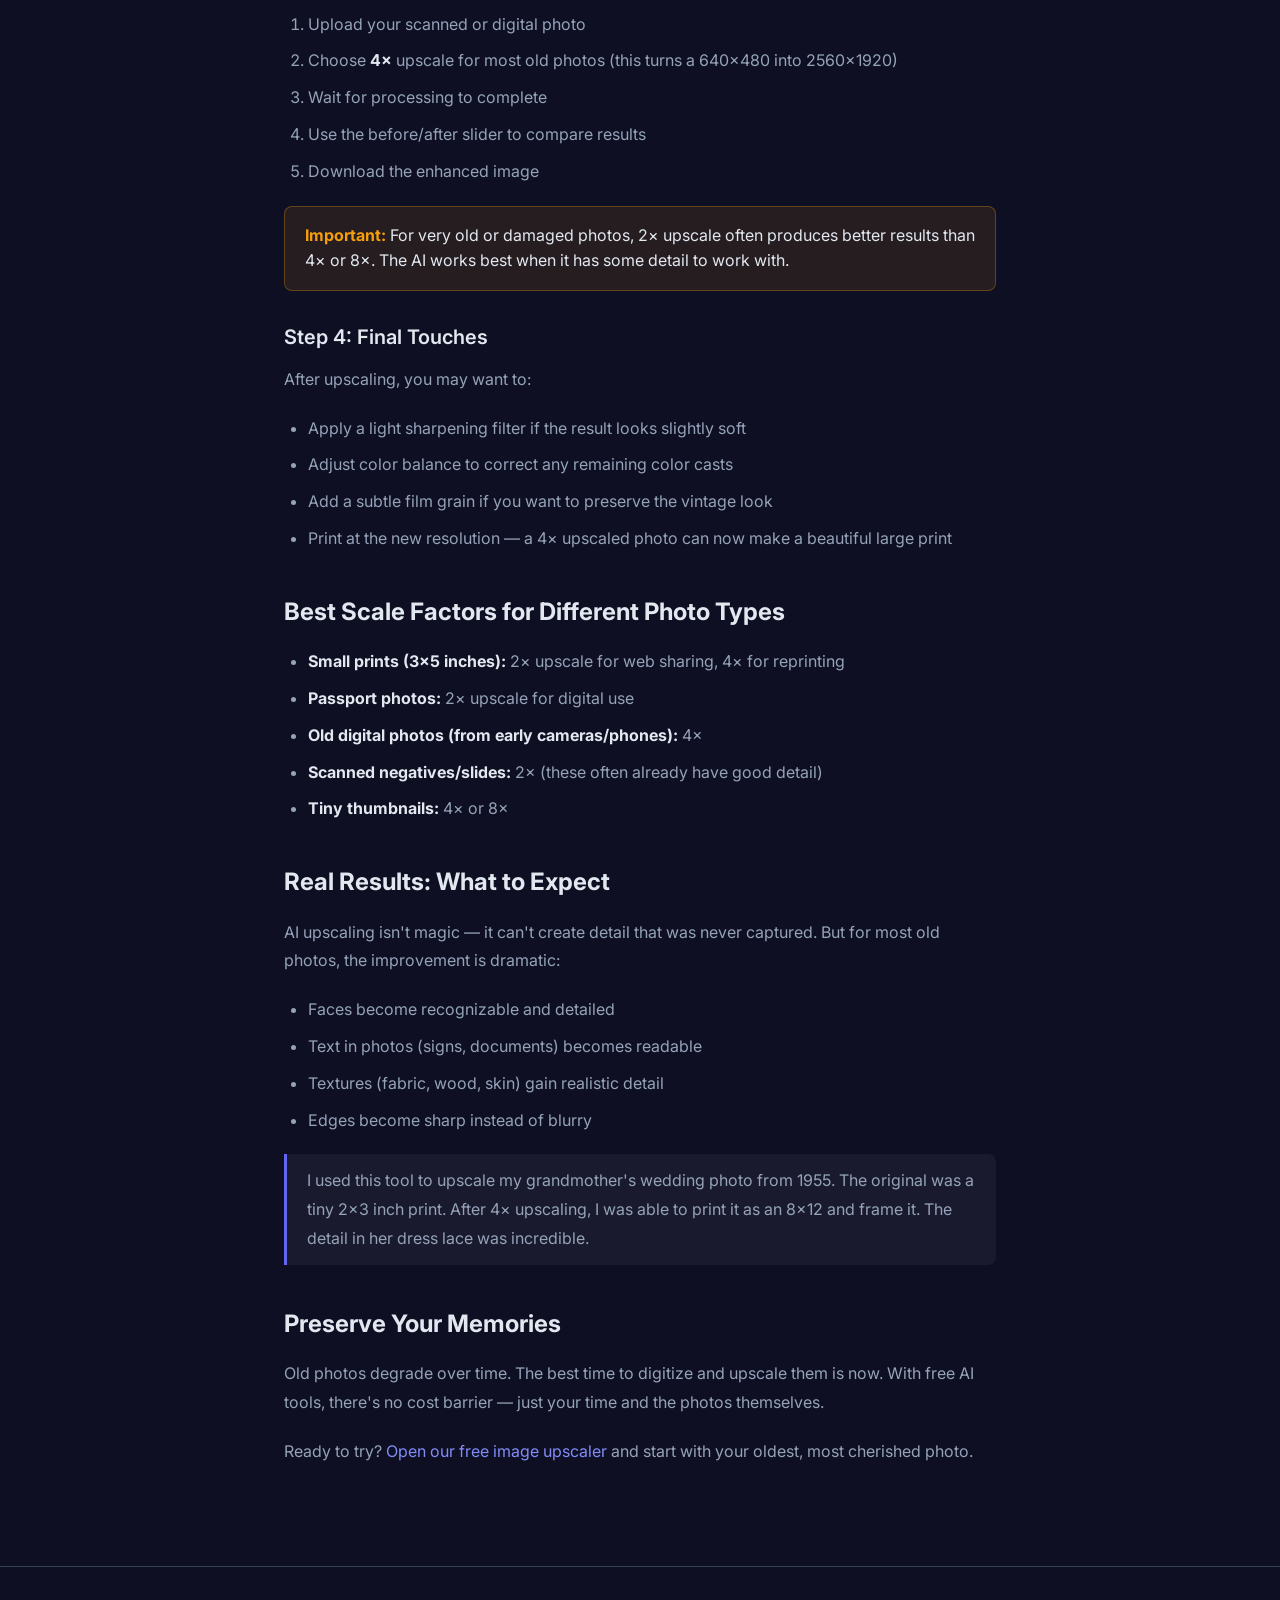
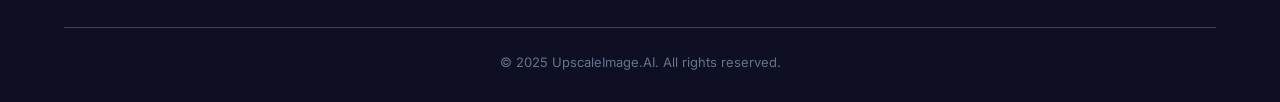
<file: blog/upscale-old-photos-guide.html>
<!DOCTYPE html>
<html lang="en">
<head>
    <meta charset="UTF-8">
    <meta name="google-site-verification" content="jXR1_gKrdoCnbr19agA2q-d7QUDYHL_ct-81kZ8wDAI">
    <!-- Google tag (gtag.js) - GA4 -->
    <script async src="https://www.googletagmanager.com/gtag/js?id=G-M3BFEZ2ZNS"></script>
    <script>
      window.dataLayer = window.dataLayer || [];
      function gtag(){dataLayer.push(arguments);}
      gtag('js', new Date());
      gtag('config', 'G-M3BFEZ2ZNS');
    </script>
    <meta name="viewport" content="width=device-width, initial-scale=1.0">
    <title>How to Upscale Old Photos: A Complete Guide for 2025 | UpscaleImage.AI</title>
    <meta name="description" content="Learn how to restore and upscale old, low-resolution photos using free AI tools. Step-by-step guide to bring your vintage photos back to life in high resolution.">
    <meta name="keywords" content="upscale old photos, restore old photos ai, enhance old photos, ai photo restoration, upscale vintage photos free, old photo upscaler">
    <link rel="canonical" href="https://upscaleimage.xyz/blog/upscale-old-photos-guide.html">
    <script type="application/ld+json">
    {
        "@context": "https://schema.org",
        "@type": "Article",
        "headline": "How to Upscale Old Photos: A Complete Guide for 2025",
        "description": "Learn how to restore and upscale old, low-resolution photos using free AI tools.",
        "author": {"@type": "Organization", "name": "UpscaleImage.AI"},
        "datePublished": "2025-01-15",
        "dateModified": "2025-01-15"
    }
    </script>
    <link rel="preconnect" href="https://fonts.googleapis.com">
    <link href="https://fonts.googleapis.com/css2?family=Inter:wght@400;500;600;700;800&display=swap" rel="stylesheet">
    <link rel="icon" type="image/svg+xml" href="/assets/icons/favicon.svg">
    <link rel="stylesheet" href="/assets/css/style.css">
    <style>
        .blog-post { max-width: 760px; margin: 0 auto; padding: 60px 24px 80px; }
        .blog-post h1 { font-size: 36px; font-weight: 800; margin-bottom: 16px; line-height: 1.2; }
        .blog-meta { color: var(--text-muted); font-size: 14px; margin-bottom: 40px; }
        .blog-post h2 { font-size: 24px; font-weight: 700; margin: 40px 0 16px; }
        .blog-post h3 { font-size: 20px; font-weight: 600; margin: 30px 0 12px; }
        .blog-post p { color: var(--text-secondary); font-size: 16px; line-height: 1.8; margin-bottom: 20px; }
        .blog-post ul, .blog-post ol { color: var(--text-secondary); margin: 0 0 20px 24px; line-height: 1.8; }
        .blog-post li { margin-bottom: 8px; }
        .blog-post strong { color: var(--text); }
        .blog-post blockquote { border-left: 3px solid var(--primary); padding: 12px 20px; margin: 20px 0; background: var(--bg-card); border-radius: 0 8px 8px 0; }
        .blog-post blockquote p { margin: 0; }
        .back-link { display: inline-flex; align-items: center; gap: 6px; color: var(--primary-light); font-size: 14px; margin-bottom: 30px; }
        .tip-box { background: rgba(16, 185, 129, 0.1); border: 1px solid rgba(16, 185, 129, 0.3); border-radius: 8px; padding: 16px 20px; margin: 20px 0; }
        .tip-box strong { color: var(--success); }
        .warning-box { background: rgba(245, 158, 11, 0.1); border: 1px solid rgba(245, 158, 11, 0.3); border-radius: 8px; padding: 16px 20px; margin: 20px 0; }
        .warning-box strong { color: #f59e0b; }
    </style>
</head>
<body>
    <header class="header">
        <nav class="nav container">
            <a href="/" class="logo">UpscaleImage<span class="logo-dot">.AI</span></a>
        </nav>
    </header>

    <article class="blog-post">
        <a href="/" class="back-link">← Back to UpscaleImage.AI</a>
        <h1>How to Upscale Old Photos: A Complete Guide for 2025</h1>
        <div class="blog-meta">Published Jan 2025 · 7 min read · Guide</div>

        <p>Old family photos, vintage prints, and scanned negatives often have one thing in common: low resolution. Whether it's a faded Polaroid from the 1970s or a tiny digital photo from a 2005 phone camera, AI upscaling can bring these memories back to life. Here's how to do it right.</p>

        <h2>Why Old Photos Need Special Treatment</h2>
        <p>Old photos have unique challenges that modern digital images don't:</p>
        <ul>
            <li><strong>Low resolution:</strong> Old cameras and scans produced small images (often 640×480 or less)</li>
            <li><strong>Grain and noise:</strong> Film grain and scanner artifacts add unwanted texture</li>
            <li><strong>Color degradation:</strong> Faded colors, yellowing, and color shifts over time</li>
            <li><strong>Physical damage:</strong> Scratches, creases, and stains on printed photos</li>
        </ul>

        <h2>Step-by-Step: Upscaling Old Photos with AI</h2>

        <h3>Step 1: Scan at the Highest Quality</h3>
        <p>If you're working with physical photos, start with the best possible scan:</p>
        <ul>
            <li>Use at least 600 DPI (1200 DPI for small photos)</li>
            <li>Save as PNG or TIFF, not JPEG</li>
            <li>Clean the scanner glass before scanning</li>
            <li>Use a dark background behind transparent negatives</li>
        </ul>

        <div class="tip-box">
            <strong>Pro Tip:</strong> If you don't have a scanner, a modern smartphone camera in good lighting can produce surprisingly good results. Use the camera's highest resolution setting and avoid flash.
        </div>

        <h3>Step 2: Basic Cleanup (Optional)</h3>
        <p>Before upscaling, consider these optional improvements:</p>
        <ul>
            <li><strong>Dust removal:</strong> Use a healing brush to remove visible dust spots</li>
            <li><strong>Crop properly:</strong> Remove white borders from scanned prints</li>
            <li><strong>Adjust levels:</strong> Fix exposure and contrast in a photo editor</li>
        </ul>
        <p>These steps aren't required, but they help the AI upscaler focus on real detail rather than artifacts.</p>

        <h3>Step 3: Upscale with AI</h3>
        <p>Now for the magic. Use our <a href="/">free image upscaler</a>:</p>
        <ol>
            <li>Upload your scanned or digital photo</li>
            <li>Choose <strong>4×</strong> upscale for most old photos (this turns a 640×480 into 2560×1920)</li>
            <li>Wait for processing to complete</li>
            <li>Use the before/after slider to compare results</li>
            <li>Download the enhanced image</li>
        </ol>

        <div class="warning-box">
            <strong>Important:</strong> For very old or damaged photos, 2× upscale often produces better results than 4× or 8×. The AI works best when it has some detail to work with.
        </div>

        <h3>Step 4: Final Touches</h3>
        <p>After upscaling, you may want to:</p>
        <ul>
            <li>Apply a light sharpening filter if the result looks slightly soft</li>
            <li>Adjust color balance to correct any remaining color casts</li>
            <li>Add a subtle film grain if you want to preserve the vintage look</li>
            <li>Print at the new resolution — a 4× upscaled photo can now make a beautiful large print</li>
        </ul>

        <h2>Best Scale Factors for Different Photo Types</h2>
        <ul>
            <li><strong>Small prints (3×5 inches):</strong> 2× upscale for web sharing, 4× for reprinting</li>
            <li><strong>Passport photos:</strong> 2× upscale for digital use</li>
            <li><strong>Old digital photos (from early cameras/phones):</strong> 4×</li>
            <li><strong>Scanned negatives/slides:</strong> 2× (these often already have good detail)</li>
            <li><strong>Tiny thumbnails:</strong> 4× or 8×</li>
        </ul>

        <h2>Real Results: What to Expect</h2>
        <p>AI upscaling isn't magic — it can't create detail that was never captured. But for most old photos, the improvement is dramatic:</p>
        <ul>
            <li>Faces become recognizable and detailed</li>
            <li>Text in photos (signs, documents) becomes readable</li>
            <li>Textures (fabric, wood, skin) gain realistic detail</li>
            <li>Edges become sharp instead of blurry</li>
        </ul>

        <blockquote>
            <p>I used this tool to upscale my grandmother's wedding photo from 1955. The original was a tiny 2×3 inch print. After 4× upscaling, I was able to print it as an 8×12 and frame it. The detail in her dress lace was incredible.</p>
        </blockquote>

        <h2>Preserve Your Memories</h2>
        <p>Old photos degrade over time. The best time to digitize and upscale them is now. With free AI tools, there's no cost barrier — just your time and the photos themselves.</p>

        <p>Ready to try? <a href="/">Open our free image upscaler</a> and start with your oldest, most cherished photo.</p>
    </article>

    <footer class="footer">
        <div class="container">
            <div class="footer-bottom"><p>© 2025 UpscaleImage.AI. All rights reserved.</p></div>
        </div>
    </footer>
</body>
</html>
</file>
<file: assets/css/style.css>
/* ============================================
   UpscaleImage.AI — Styles
   Modern, clean design for AI tool site
   ============================================ */

/* Reset & Base */
*, *::before, *::after {
    margin: 0;
    padding: 0;
    box-sizing: border-box;
}

:root {
    --primary: #6366f1;
    --primary-dark: #4f46e5;
    --primary-light: #818cf8;
    --accent: #8b5cf6;
    --accent-light: #a78bfa;
    --success: #10b981;
    --bg: #0f0f23;
    --bg-card: #1a1a2e;
    --bg-elevated: #252540;
    --bg-hover: #2a2a4a;
    --text: #e2e8f0;
    --text-secondary: #94a3b8;
    --text-muted: #64748b;
    --border: #334155;
    --radius: 12px;
    --radius-lg: 16px;
    --shadow: 0 4px 6px -1px rgba(0,0,0,0.3), 0 2px 4px -2px rgba(0,0,0,0.3);
    --shadow-lg: 0 10px 15px -3px rgba(0,0,0,0.4), 0 4px 6px -4px rgba(0,0,0,0.3);
    --transition: 0.2s ease;
}

html {
    scroll-behavior: smooth;
}

body {
    font-family: 'Inter', -apple-system, BlinkMacSystemFont, 'Segoe UI', sans-serif;
    background: var(--bg);
    color: var(--text);
    line-height: 1.6;
    -webkit-font-smoothing: antialiased;
    -moz-osx-font-smoothing: grayscale;
}

.container {
    max-width: 1200px;
    margin: 0 auto;
    padding: 0 24px;
}

a {
    color: var(--primary-light);
    text-decoration: none;
    transition: color var(--transition);
}

a:hover {
    color: var(--accent-light);
}

/* Header */
.header {
    position: sticky;
    top: 0;
    z-index: 100;
    background: rgba(15, 15, 35, 0.85);
    backdrop-filter: blur(12px);
    border-bottom: 1px solid var(--border);
}

.nav {
    display: flex;
    align-items: center;
    justify-content: space-between;
    height: 64px;
}

.logo {
    display: flex;
    align-items: center;
    gap: 10px;
    font-size: 20px;
    font-weight: 700;
    color: var(--text);
    text-decoration: none;
}

.logo:hover {
    color: var(--text);
}

.logo-dot {
    color: var(--primary);
}

.logo-icon {
    flex-shrink: 0;
}

.nav-links {
    display: flex;
    gap: 32px;
}

.nav-links a {
    color: var(--text-secondary);
    font-size: 14px;
    font-weight: 500;
    transition: color var(--transition);
}

.nav-links a:hover {
    color: var(--text);
}

/* Hero */
.hero {
    padding: 60px 0 30px;
    text-align: center;
}

.hero-badge {
    display: inline-block;
    padding: 6px 16px;
    background: rgba(99, 102, 241, 0.15);
    border: 1px solid rgba(99, 102, 241, 0.3);
    border-radius: 100px;
    font-size: 13px;
    font-weight: 600;
    color: var(--primary-light);
    margin-bottom: 20px;
    letter-spacing: 0.5px;
}

.hero-title {
    font-size: clamp(32px, 5vw, 52px);
    font-weight: 800;
    line-height: 1.15;
    margin-bottom: 16px;
    letter-spacing: -0.02em;
}

.gradient-text {
    background: linear-gradient(135deg, var(--primary) 0%, var(--accent) 50%, var(--success) 100%);
    -webkit-background-clip: text;
    -webkit-text-fill-color: transparent;
    background-clip: text;
}

.hero-subtitle {
    font-size: 18px;
    color: var(--text-secondary);
    max-width: 640px;
    margin: 0 auto;
    line-height: 1.7;
}

.hero-subtitle strong {
    color: var(--text);
}

/* Tool Section */
.tool-section {
    padding: 20px 24px 60px;
}

/* Upload Area */
.upload-area {
    border: 2px dashed var(--border);
    border-radius: var(--radius-lg);
    padding: 80px 40px;
    text-align: center;
    cursor: pointer;
    transition: all var(--transition);
    background: var(--bg-card);
}

.upload-area:hover,
.upload-area.drag-over {
    border-color: var(--primary);
    background: rgba(99, 102, 241, 0.05);
}

.upload-area.drag-over {
    transform: scale(1.01);
}

.upload-content {
    display: flex;
    flex-direction: column;
    align-items: center;
    gap: 12px;
}

.upload-icon {
    color: var(--text-muted);
    margin-bottom: 8px;
    transition: color var(--transition);
}

.upload-area:hover .upload-icon {
    color: var(--primary-light);
}

.upload-content h2 {
    font-size: 22px;
    font-weight: 600;
}

.upload-content p {
    color: var(--text-secondary);
    font-size: 15px;
}

.upload-formats {
    font-size: 13px !important;
    color: var(--text-muted) !important;
}

.upload-btn {
    margin-top: 12px;
}

/* Buttons */
.btn {
    display: inline-flex;
    align-items: center;
    gap: 8px;
    padding: 12px 24px;
    border: none;
    border-radius: 8px;
    font-size: 15px;
    font-weight: 600;
    cursor: pointer;
    transition: all var(--transition);
    font-family: inherit;
}

.btn-primary {
    background: linear-gradient(135deg, var(--primary) 0%, var(--accent) 100%);
    color: white;
    box-shadow: 0 2px 8px rgba(99, 102, 241, 0.4);
}

.btn-primary:hover {
    transform: translateY(-1px);
    box-shadow: 0 4px 16px rgba(99, 102, 241, 0.5);
}

.btn-primary:disabled {
    opacity: 0.5;
    cursor: not-allowed;
    transform: none;
    box-shadow: none;
}

.btn-secondary {
    background: var(--bg-elevated);
    color: var(--text-secondary);
    border: 1px solid var(--border);
}

.btn-secondary:hover {
    background: var(--bg-hover);
    color: var(--text);
}

/* Editor Area */
.editor-area {
    display: flex;
    flex-direction: column;
    gap: 20px;
}

.hidden {
    display: none !important;
}

/* Controls Bar */
.controls-bar {
    display: flex;
    align-items: center;
    justify-content: space-between;
    flex-wrap: wrap;
    gap: 16px;
    padding: 16px 20px;
    background: var(--bg-card);
    border-radius: var(--radius);
    border: 1px solid var(--border);
}

.scale-controls {
    display: flex;
    align-items: center;
    gap: 12px;
}

.scale-controls label {
    font-size: 14px;
    font-weight: 600;
    color: var(--text-secondary);
}

.scale-buttons {
    display: flex;
    gap: 4px;
    background: var(--bg);
    padding: 4px;
    border-radius: 8px;
}

.scale-btn {
    padding: 8px 20px;
    border: none;
    border-radius: 6px;
    background: transparent;
    color: var(--text-secondary);
    font-size: 14px;
    font-weight: 600;
    cursor: pointer;
    transition: all var(--transition);
    font-family: inherit;
}

.scale-btn:hover {
    color: var(--text);
    background: var(--bg-elevated);
}

.scale-btn.active {
    background: var(--primary);
    color: white;
}

.output-info {
    display: flex;
    align-items: center;
    gap: 10px;
    font-size: 14px;
    color: var(--text-secondary);
}

.output-info .arrow {
    color: var(--primary);
    font-weight: 700;
}

.output-info strong {
    color: var(--text);
}

.action-buttons {
    display: flex;
    gap: 8px;
}

/* Comparison View */
.comparison-container {
    position: relative;
    background: var(--bg-card);
    border-radius: var(--radius-lg);
    border: 1px solid var(--border);
    overflow: hidden;
}

.comparison-wrapper {
    position: relative;
    display: flex;
    height: 500px;
    overflow: hidden;
}

.comparison-before,
.comparison-after {
    position: absolute;
    top: 0;
    left: 0;
    width: 100%;
    height: 100%;
    display: flex;
    align-items: center;
    justify-content: center;
    background: #000;
}

.comparison-before canvas,
.comparison-after canvas {
    max-width: 100%;
    max-height: 100%;
    object-fit: contain;
}

.comparison-before {
    z-index: 1;
    clip-path: inset(0 50% 0 0);
}

.comparison-after {
    z-index: 0;
}

.comparison-label {
    position: absolute;
    top: 16px;
    padding: 6px 14px;
    background: rgba(0, 0, 0, 0.7);
    backdrop-filter: blur(4px);
    border-radius: 6px;
    font-size: 12px;
    font-weight: 600;
    color: white;
    text-transform: uppercase;
    letter-spacing: 0.5px;
    z-index: 5;
}

.comparison-before .comparison-label {
    left: 16px;
}

.comparison-after .comparison-label {
    right: 16px;
}

.comparison-slider {
    position: absolute;
    top: 0;
    left: 50%;
    width: 4px;
    height: 100%;
    z-index: 10;
    cursor: ew-resize;
}

.slider-line {
    width: 2px;
    height: 100%;
    background: white;
    margin: 0 auto;
    box-shadow: 0 0 8px rgba(0, 0, 0, 0.5);
}

.slider-handle {
    position: absolute;
    top: 50%;
    left: 50%;
    transform: translate(-50%, -50%);
    width: 44px;
    height: 44px;
    background: var(--primary);
    border: 3px solid white;
    border-radius: 50%;
    display: flex;
    align-items: center;
    justify-content: center;
    box-shadow: 0 2px 10px rgba(0, 0, 0, 0.4);
}

.slider-handle svg {
    width: 20px;
    height: 20px;
}

.comparison-hint {
    text-align: center;
    padding: 12px;
    font-size: 13px;
    color: var(--text-muted);
}

/* Processing */
.processing {
    display: flex;
    flex-direction: column;
    align-items: center;
    gap: 16px;
    padding: 60px 20px;
    background: var(--bg-card);
    border-radius: var(--radius-lg);
    border: 1px solid var(--border);
}

.processing-spinner {
    width: 48px;
    height: 48px;
    border: 4px solid var(--bg-elevated);
    border-top-color: var(--primary);
    border-radius: 50%;
    animation: spin 0.8s linear infinite;
}

@keyframes spin {
    to { transform: rotate(360deg); }
}

.progress-bar {
    width: 300px;
    max-width: 100%;
    height: 8px;
    background: var(--bg-elevated);
    border-radius: 4px;
    overflow: hidden;
}

.progress-fill {
    height: 100%;
    width: 0%;
    background: linear-gradient(90deg, var(--primary), var(--accent));
    border-radius: 4px;
    transition: width 0.3s ease;
}

.progress-text {
    font-size: 14px;
    color: var(--text-secondary);
    font-weight: 600;
}

/* How It Works */
.how-it-works {
    padding: 80px 0;
}

.section-title {
    font-size: 32px;
    font-weight: 800;
    text-align: center;
    margin-bottom: 12px;
    letter-spacing: -0.01em;
}

.section-subtitle {
    text-align: center;
    color: var(--text-secondary);
    font-size: 16px;
    margin-bottom: 48px;
}

.steps-grid {
    display: grid;
    grid-template-columns: repeat(auto-fit, minmax(280px, 1fr));
    gap: 24px;
}

.step-card {
    text-align: center;
    padding: 40px 30px;
    background: var(--bg-card);
    border-radius: var(--radius-lg);
    border: 1px solid var(--border);
    position: relative;
    transition: transform var(--transition), box-shadow var(--transition);
}

.step-card:hover {
    transform: translateY(-4px);
    box-shadow: var(--shadow-lg);
}

.step-number {
    position: absolute;
    top: -16px;
    left: 50%;
    transform: translateX(-50%);
    width: 32px;
    height: 32px;
    background: linear-gradient(135deg, var(--primary), var(--accent));
    border-radius: 50%;
    display: flex;
    align-items: center;
    justify-content: center;
    font-size: 14px;
    font-weight: 700;
    color: white;
}

.step-icon {
    margin-bottom: 20px;
}

.step-card h3 {
    font-size: 18px;
    font-weight: 700;
    margin-bottom: 10px;
}

.step-card p {
    color: var(--text-secondary);
    font-size: 14px;
    line-height: 1.7;
}

/* Features */
.features {
    padding: 80px 0;
    background: var(--bg-card);
}

.features-grid {
    display: grid;
    grid-template-columns: repeat(auto-fit, minmax(300px, 1fr));
    gap: 20px;
}

.feature-card {
    padding: 30px;
    background: var(--bg);
    border-radius: var(--radius);
    border: 1px solid var(--border);
    transition: transform var(--transition);
}

.feature-card:hover {
    transform: translateY(-2px);
}

.feature-icon {
    font-size: 28px;
    margin-bottom: 16px;
}

.feature-card h3 {
    font-size: 16px;
    font-weight: 700;
    margin-bottom: 8px;
}

.feature-card p {
    color: var(--text-secondary);
    font-size: 14px;
    line-height: 1.6;
}

/* FAQ */
.faq {
    padding: 80px 0;
}

.faq-list {
    max-width: 720px;
    margin: 0 auto;
    display: flex;
    flex-direction: column;
    gap: 12px;
}

.faq-item {
    background: var(--bg-card);
    border: 1px solid var(--border);
    border-radius: var(--radius);
    overflow: hidden;
}

.faq-item summary {
    padding: 20px 24px;
    font-size: 16px;
    font-weight: 600;
    cursor: pointer;
    list-style: none;
    display: flex;
    align-items: center;
    justify-content: space-between;
    transition: background var(--transition);
}

.faq-item summary::-webkit-details-marker {
    display: none;
}

.faq-item summary::after {
    content: '+';
    font-size: 22px;
    color: var(--primary);
    font-weight: 300;
    transition: transform var(--transition);
}

.faq-item[open] summary::after {
    content: '−';
}

.faq-item summary:hover {
    background: var(--bg-elevated);
}

.faq-item p {
    padding: 0 24px 20px;
    color: var(--text-secondary);
    font-size: 15px;
    line-height: 1.7;
}

/* Blog */
.blog-section {
    padding: 80px 0;
    background: var(--bg-card);
}

.blog-grid {
    display: grid;
    grid-template-columns: repeat(auto-fit, minmax(300px, 1fr));
    gap: 24px;
}

.blog-card {
    padding: 28px;
    background: var(--bg);
    border: 1px solid var(--border);
    border-radius: var(--radius);
    transition: transform var(--transition), box-shadow var(--transition);
}

.blog-card:hover {
    transform: translateY(-3px);
    box-shadow: var(--shadow-lg);
}

.blog-tag {
    display: inline-block;
    padding: 4px 10px;
    background: rgba(99, 102, 241, 0.15);
    color: var(--primary-light);
    border-radius: 4px;
    font-size: 12px;
    font-weight: 600;
    margin-bottom: 12px;
}

.blog-card h3 {
    font-size: 17px;
    font-weight: 700;
    margin-bottom: 10px;
    line-height: 1.4;
}

.blog-card h3 a {
    color: var(--text);
}

.blog-card h3 a:hover {
    color: var(--primary-light);
}

.blog-card p {
    color: var(--text-secondary);
    font-size: 14px;
    line-height: 1.6;
    margin-bottom: 12px;
}

.blog-card time {
    font-size: 12px;
    color: var(--text-muted);
}

/* Footer */
.footer {
    padding: 60px 0 30px;
    border-top: 1px solid var(--border);
}

.footer-grid {
    display: grid;
    grid-template-columns: 2fr 1fr 1fr 1fr;
    gap: 40px;
    margin-bottom: 40px;
}

.footer-brand p {
    color: var(--text-secondary);
    font-size: 14px;
    line-height: 1.7;
    margin-top: 12px;
    max-width: 300px;
}

.footer-links h4 {
    font-size: 14px;
    font-weight: 700;
    margin-bottom: 16px;
    color: var(--text);
}

.footer-links a {
    display: block;
    color: var(--text-secondary);
    font-size: 14px;
    padding: 4px 0;
    transition: color var(--transition);
}

.footer-links a:hover {
    color: var(--text);
}

.footer-bottom {
    padding-top: 24px;
    border-top: 1px solid var(--border);
    text-align: center;
}

.footer-bottom p {
    font-size: 13px;
    color: var(--text-muted);
}

/* Responsive */
@media (max-width: 768px) {
    .nav-links {
        display: none;
    }

    .hero {
        padding: 40px 0 20px;
    }

    .upload-area {
        padding: 50px 24px;
    }

    .controls-bar {
        flex-direction: column;
        align-items: stretch;
    }

    .scale-controls {
        justify-content: center;
    }

    .output-info {
        justify-content: center;
    }

    .action-buttons {
        justify-content: center;
    }

    .comparison-wrapper {
        height: 300px;
    }

    .footer-grid {
        grid-template-columns: 1fr 1fr;
        gap: 30px;
    }
}

@media (max-width: 480px) {
    .footer-grid {
        grid-template-columns: 1fr;
    }

    .action-buttons {
        flex-direction: column;
    }

    .scale-btn {
        padding: 8px 14px;
    }
}
</file>
